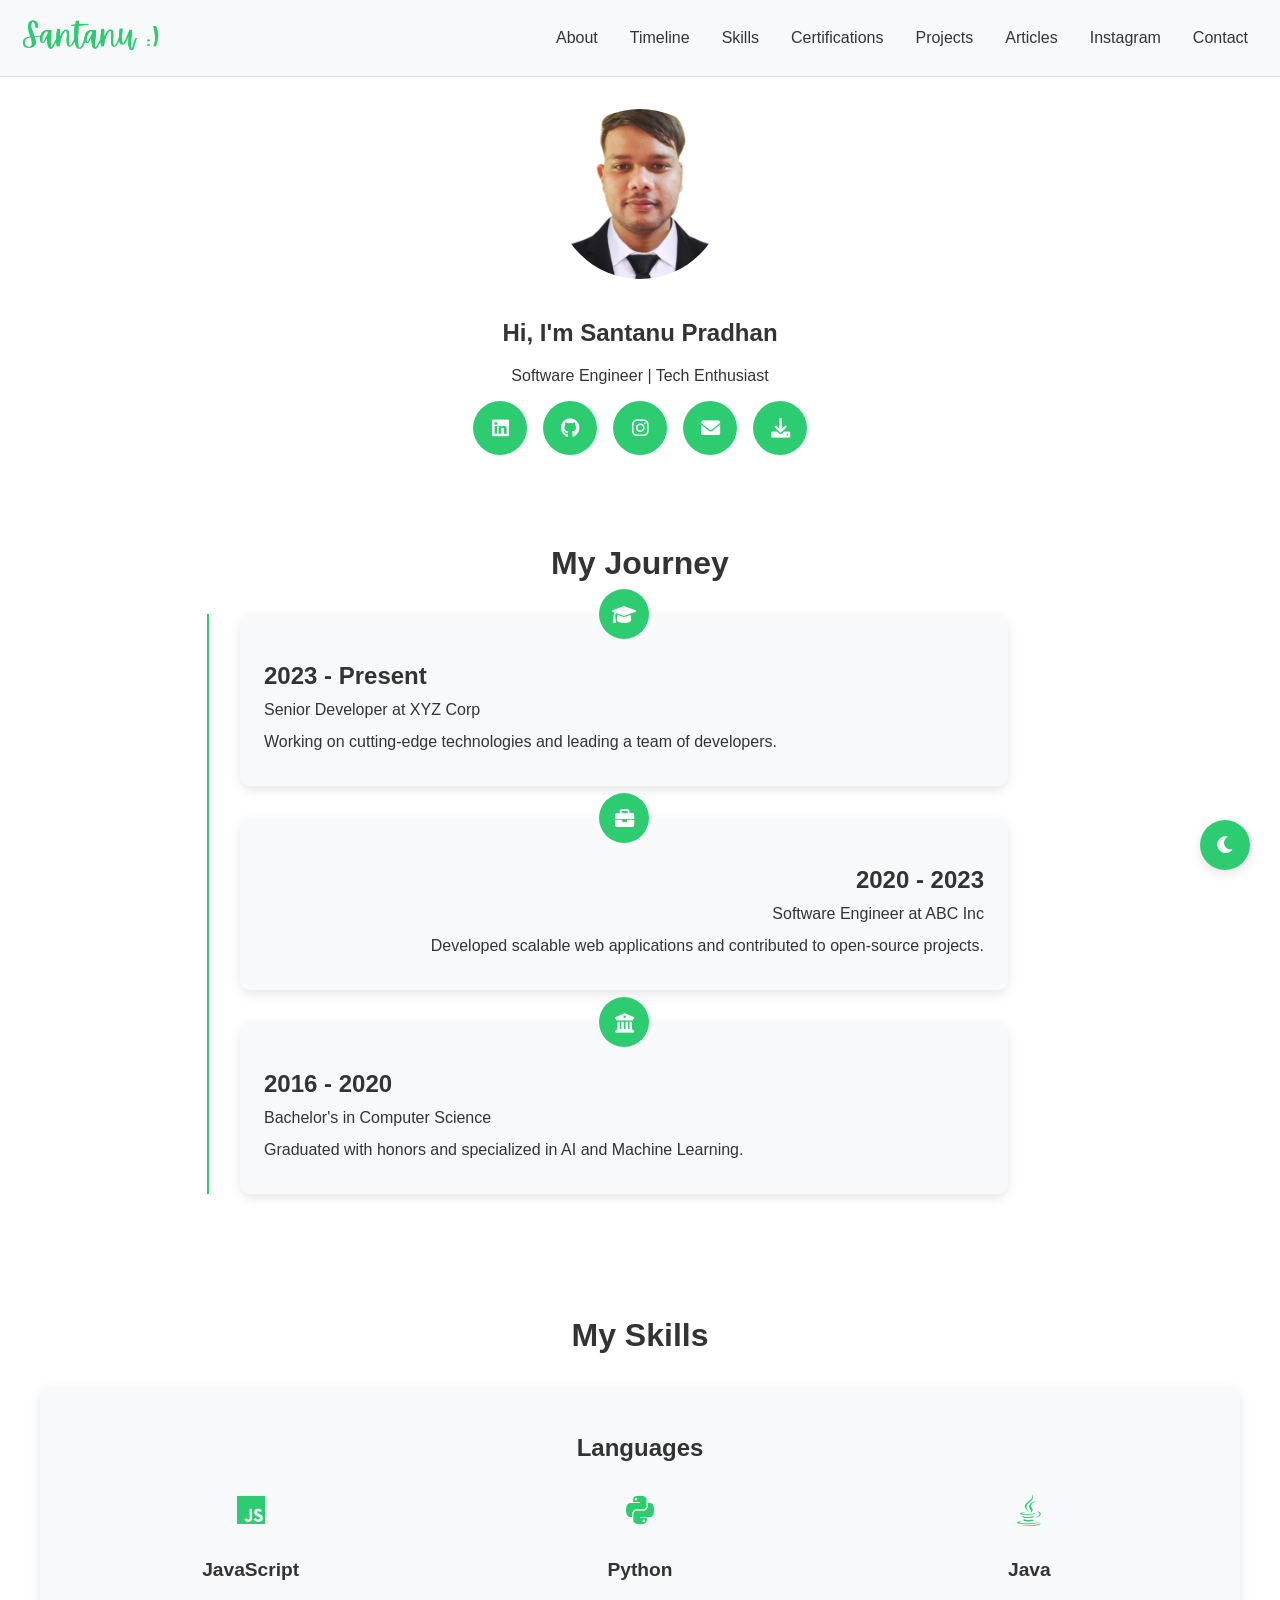
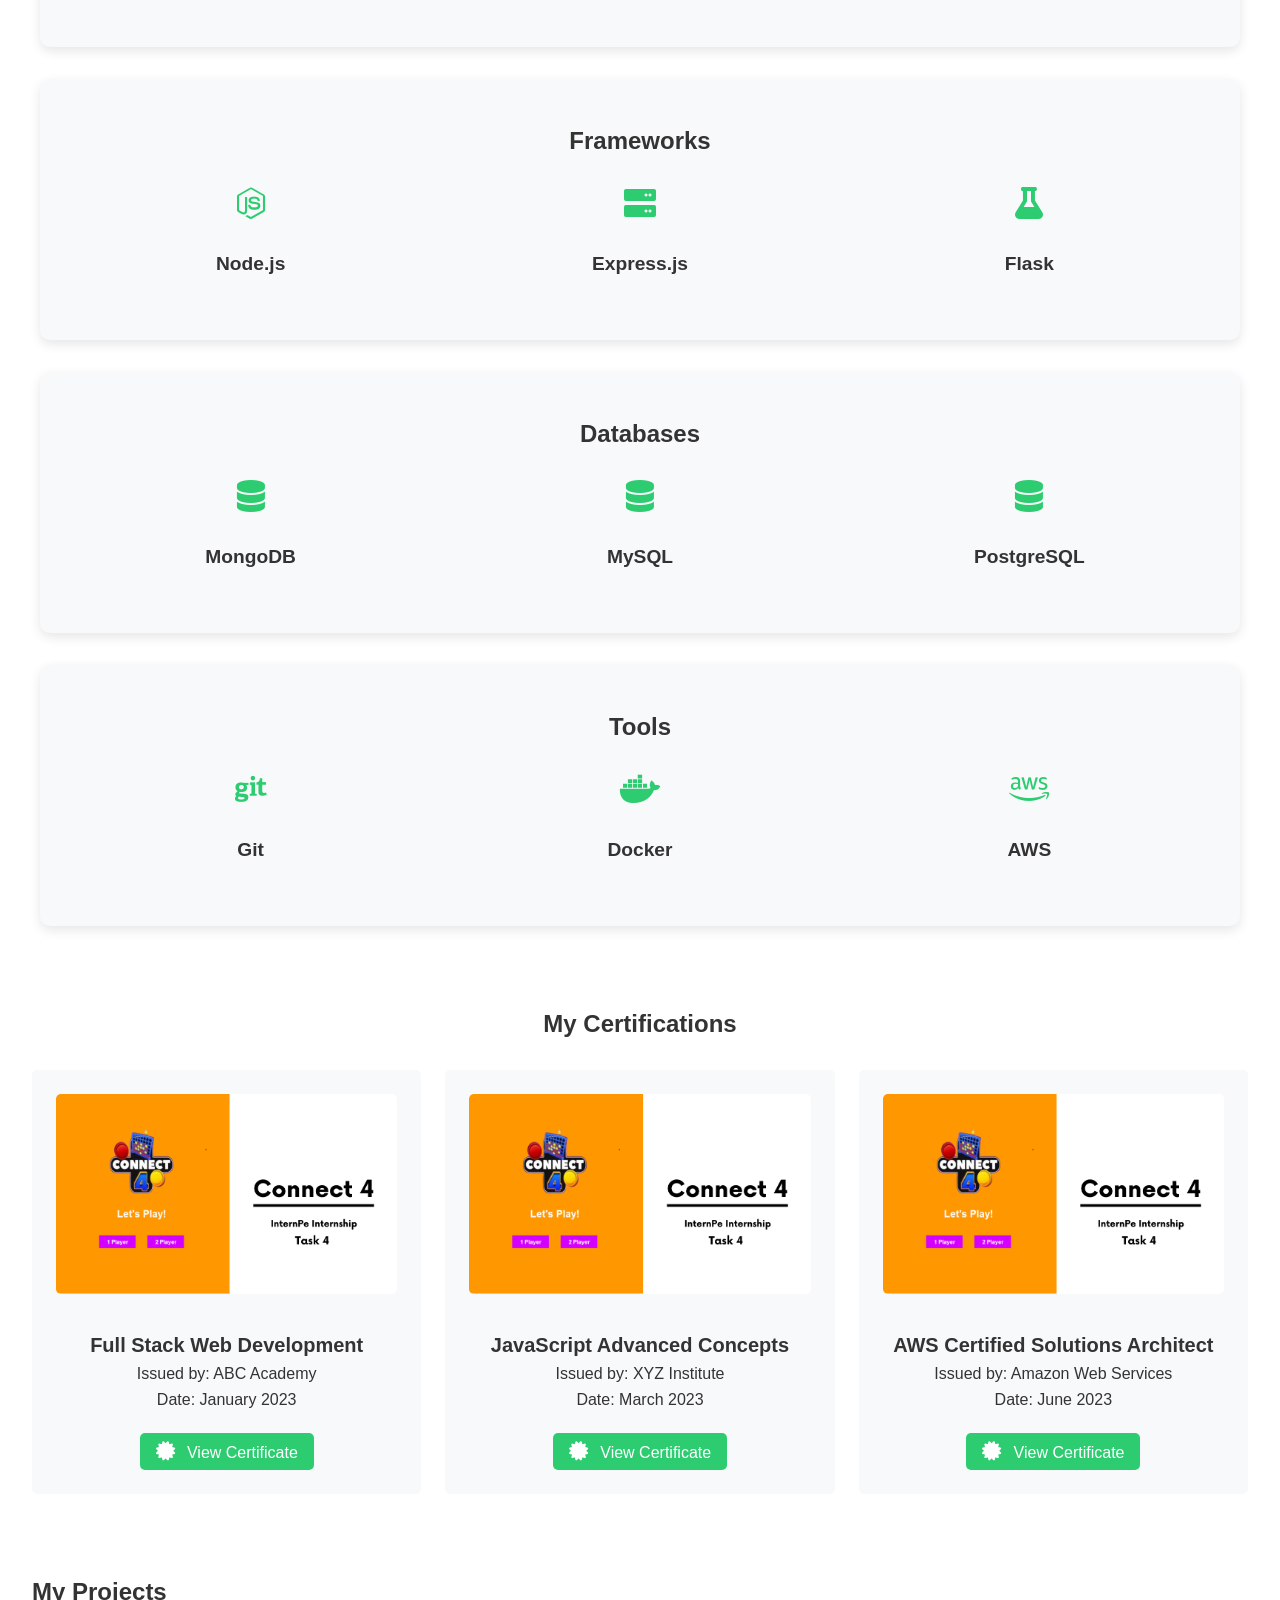
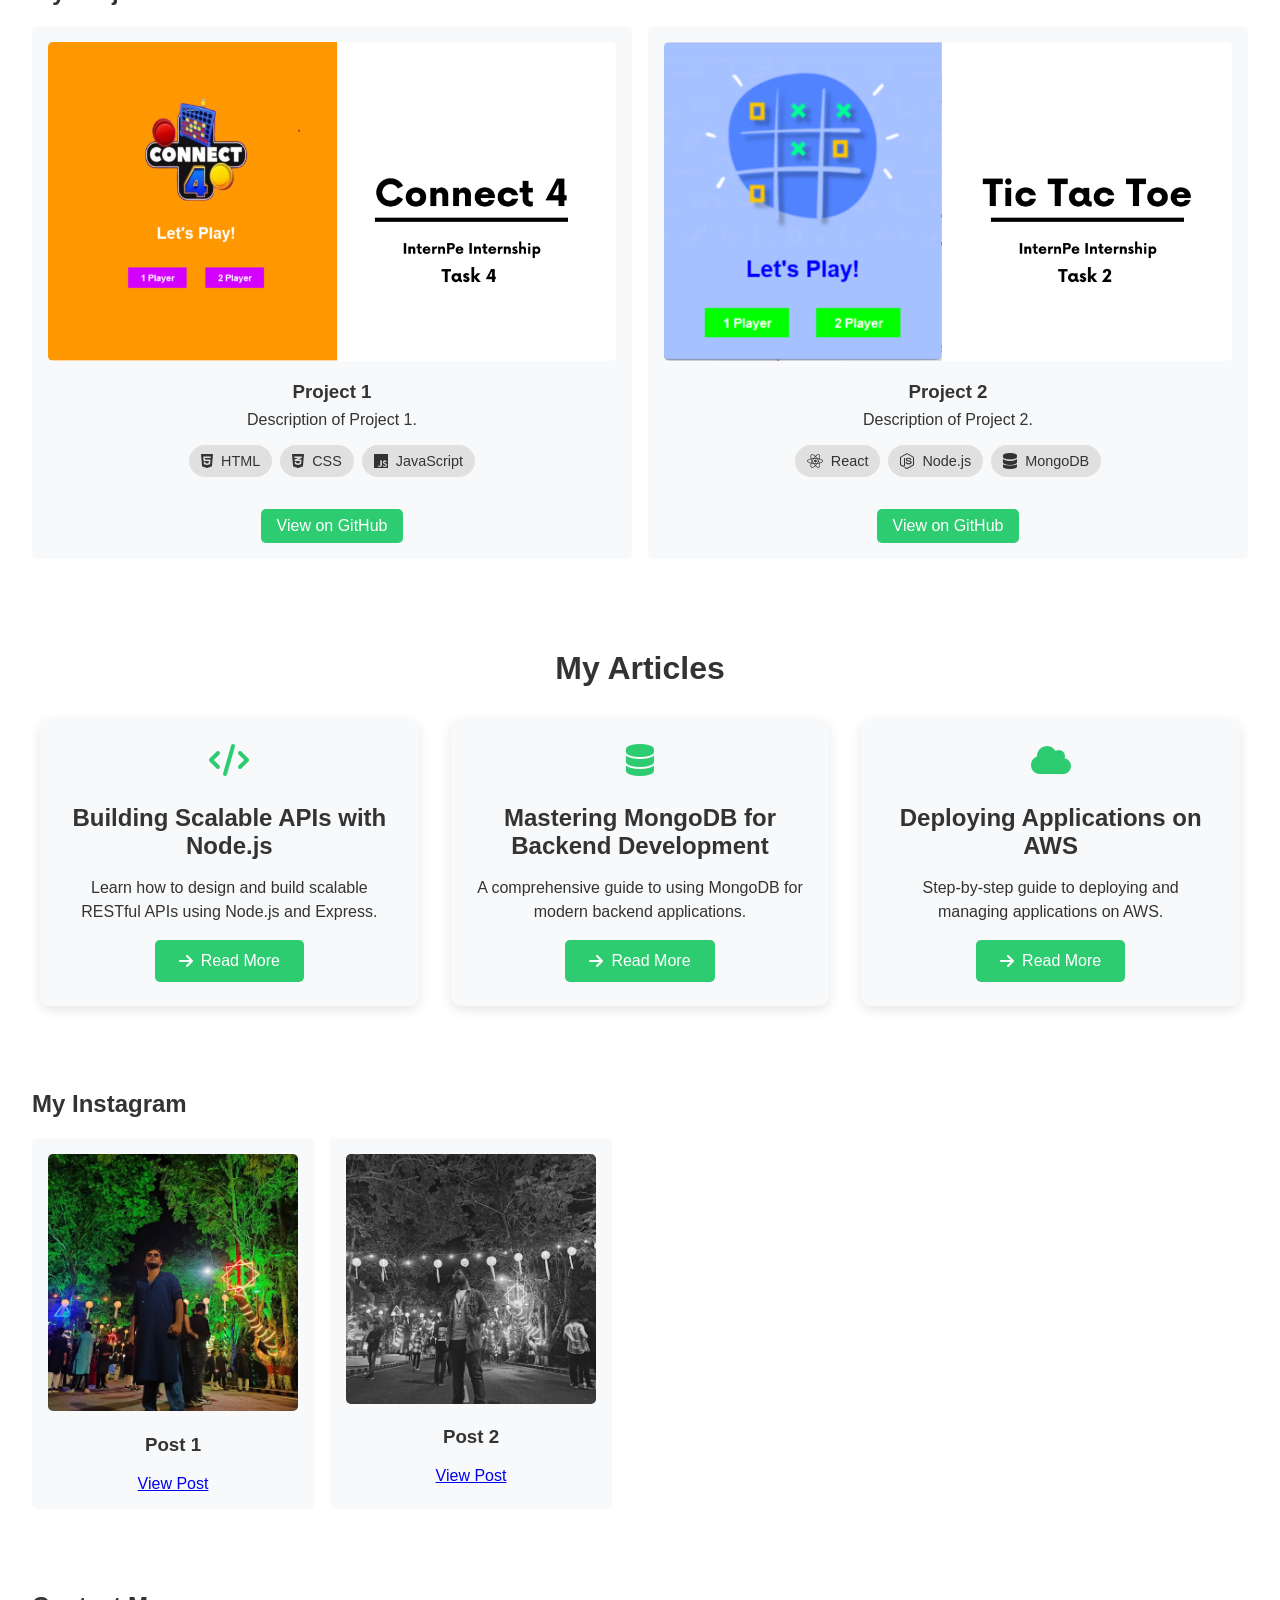
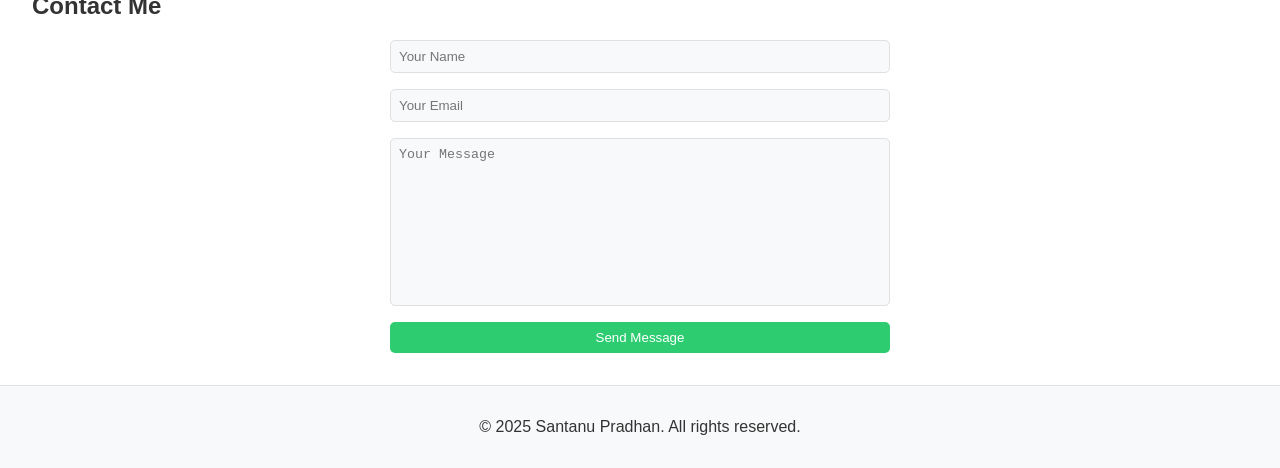
<file: index.html>
<!DOCTYPE html>
<html lang="en">
<head>
    <meta charset="UTF-8">
    <meta name="viewport" content="width=device-width, initial-scale=1.0">
    <title>Santanu</title>

    <!-- Standard favicon -->
    <link rel="icon" href="tab_logo.png" type="image/x-icon">
    <link rel="shortcut icon" href="tab_logo.png" type="image/x-icon">

    <!-- Apple Touch Icon -->
    <link rel="apple-touch-icon" sizes="180x180" href="media/tab_logo.png">

    <!-- Android Icons -->
    <link rel="icon" type="image/png" sizes="192x192" href="media/tab_logo.png">

    <!-- Microsoft Tiles -->
    <meta name="msapplication-TileColor" content="#ffffff">
    <meta name="msapplication-TileImage" content="tab_logo.png">
    <meta name="theme-color" content="#ffffff">

    <link rel="stylesheet" href="https://cdnjs.cloudflare.com/ajax/libs/font-awesome/6.0.0/css/all.min.css">
    <link rel="stylesheet" href="css/styles.css">
</head>
<body>
  <!-- Dark Mode Toggle -->
  <button id="dark-mode-toggle" class="dark-mode-toggle">
    <i class="fas fa-moon"></i>
  </button>

  <!-- Header with Top-Down Sidenav -->
  <header>
    <nav>
      <div class="logo">
        <img src="media/logo2.png" alt="Dev Logo" class="logo-img" onclick="location.reload()">
      </div>
      <div class="hamburger" id="hamburger">
        <div class="line"></div>
        <div class="line"></div>
        <div class="line"></div>
      </div>
      <ul class="nav-links" id="nav-links">
        <li><a href="#about">About</a></li>
        <li><a href="#timeline">Timeline</a></li>
        <li><a href="#skills">Skills</a></li>
        <li><a href="#certifications">Certifications</a></li>
        <li><a href="#projects">Projects</a></li>
        <li><a href="#articles">Articles</a></li>
        <li><a href="#instagram">Instagram</a></li>
        <li><a href="#contact">Contact</a></li>
      </ul>
    </nav>
  </header>

  <!-- About Section -->
  <section id="about" class="about animate__fadeInLeft">
    <div class="profile">
      <img src="media/profile.jpeg" alt="Profile Photo" class="profile-photo">
      <h1>Hi, I'm Santanu Pradhan</h1>
      <p>Software Engineer | Tech Enthusiast</p>
      <div class="social-links">
        <a href="https://linkedin.com" target="_blank">
          <i class="fab fa-linkedin fa-shake"></i>
        </a>
        <a href="https://github.com" target="_blank">
          <i class="fab fa-github fa-shake"></i> 
        </a>
        <a href="https://github.com" target="_blank">
          <i class="fab fa-instagram fa-shake"></i> 
        </a>
        <a href="mailto:john.doe@example.com">
          <i class="fas fa-envelope fa-shake"></i>
        </a>
        <a href="resume.pdf" title="Resume" download>
          <i class="fas fa-download fa-shake"></i>
        </a>
      </div>
    </div>
  </section>

  <!-- Timeline Section -->
  <!-- <section id="timeline" class="timeline animate__fadeInRight">
    <h2>My Journey</h2>
    <div class="timeline-container">
      <div class="timeline-line"></div>
      <div class="timeline-item">
        <h3>2023 - Present</h3>
        <p>Senior Developer at XYZ Corp</p>
      </div>
      <div class="timeline-item">
        <h3>2020 - 2023</h3>
        <p>Software Engineer at ABC Inc</p>
      </div>
      <div class="timeline-item">
        <h3>2016 - 2020</h3>
        <p>Bachelor's in Computer Science</p>
      </div>
    </div>
  </section> -->



  <!-- Timeline Section -->
<section id="timeline" class="timeline animate__fadeInUp">
  <h2>My Journey</h2>
  <div class="timeline-container">
    <div class="timeline-line"></div>
    <div class="timeline-item">
      <div class="timeline-content">
        <div class="timeline-icon">
          <i class="fas fa-graduation-cap"></i>
        </div>
        <h3>2023 - Present</h3>
        <p>Senior Developer at XYZ Corp</p>
        <p>Working on cutting-edge technologies and leading a team of developers.</p>
      </div>
    </div>
    <div class="timeline-item">
      <div class="timeline-content">
        <div class="timeline-icon">
          <i class="fas fa-briefcase"></i>
        </div>
        <h3>2020 - 2023</h3>
        <p>Software Engineer at ABC Inc</p>
        <p>Developed scalable web applications and contributed to open-source projects.</p>
      </div>
    </div>
    <div class="timeline-item">
      <div class="timeline-content">
        <div class="timeline-icon">
          <i class="fas fa-university"></i>
        </div>
        <h3>2016 - 2020</h3>
        <p>Bachelor's in Computer Science</p>
        <p>Graduated with honors and specialized in AI and Machine Learning.</p>
      </div>
    </div>
    <!-- Add more timeline items -->
  </div>
</section>


  <!-- Skills Section -->
  <!-- <section id="skills" class="skills animate__fadeInUp">
    <h2>My Skills</h2>
    <div class="skills-grid">
      <div class="skill-card">
        <i class="fab fa-node-js"></i>
        <h3>Node.js</h3>
      </div>
      <div class="skill-card">
        <i class="fas fa-database"></i>
        <h3>MongoDB</h3>
      </div>
      <div class="skill-card">
        <i class="fas fa-server"></i>
        <h3>REST APIs</h3>
      </div>
      <div class="skill-card">
        <i class="fab fa-python"></i>
        <h3>Python</h3>
      </div>
      <div class="skill-card">
        <i class="fab fa-aws"></i>
        <h3>AWS</h3>
      </div>
      <div class="skill-card">
        <i class="fas fa-code-branch"></i>
        <h3>Git</h3>
      </div>
    </div>
  </section> -->
  


  <!-- Skills Section -->
<section id="skills" class="skills animate__fadeInUp">
  <h2>My Skills</h2>
  <div class="skills-categories">
    <!-- Languages -->
    <div class="skills-category">
      <h3>Languages</h3>
      <div class="skills-grid">
        <div class="skill-card">
          <i class="fab fa-js"></i>
          <h4>JavaScript</h4>
        </div>
        <div class="skill-card">
          <i class="fab fa-python"></i>
          <h4>Python</h4>
        </div>
        <div class="skill-card">
          <i class="fab fa-java"></i>
          <h4>Java</h4>
        </div>
      </div>
    </div>

    <!-- Frameworks -->
    <div class="skills-category">
      <h3>Frameworks</h3>
      <div class="skills-grid">
        <div class="skill-card">
          <i class="fab fa-node-js"></i>
          <h4>Node.js</h4>
        </div>
        <div class="skill-card">
          <i class="fas fa-server"></i>
          <h4>Express.js</h4>
        </div>
        <div class="skill-card">
          <i class="fas fa-flask"></i>
          <h4>Flask</h4>
        </div>
      </div>
    </div>

    <!-- Databases -->
    <div class="skills-category">
      <h3>Databases</h3>
      <div class="skills-grid">
        <div class="skill-card">
          <i class="fas fa-database"></i>
          <h4>MongoDB</h4>
        </div>
        <div class="skill-card">
          <i class="fas fa-database"></i>
          <h4>MySQL</h4>
        </div>
        <div class="skill-card">
          <i class="fas fa-database"></i>
          <h4>PostgreSQL</h4>
        </div>
      </div>
    </div>

    <!-- Tools -->
    <div class="skills-category">
      <h3>Tools</h3>
      <div class="skills-grid">
        <div class="skill-card">
          <i class="fab fa-git"></i>
          <h4>Git</h4>
        </div>
        <div class="skill-card">
          <i class="fab fa-docker"></i>
          <h4>Docker</h4>
        </div>
        <div class="skill-card">
          <i class="fab fa-aws"></i>
          <h4>AWS</h4>
        </div>
      </div>
    </div>
  </div>
</section>




<!-- Certifications Section -->
<section id="certifications" class="certifications animate__fadeInUp">
    <h2>My Certifications</h2>
    <div class="certifications-grid">
      <div class="certification-card">
        <img src="media/Project_Post_1.png" alt="JavaScript Advanced Concepts Certificate" class="certificate-image">
        <h3>Full Stack Web Development</h3>
        <p>Issued by: ABC Academy</p>
        <p>Date: January 2023</p>
        <a href="certificate1.pdf" target="_blank" class="certification-link">
          <i class="fas fa-certificate"></i> View Certificate
        </a>
      </div>
      <div class="certification-card">
        <img src="media/Project_Post_1.png" alt="JavaScript Advanced Concepts Certificate" class="certificate-image">
        <h3>JavaScript Advanced Concepts</h3>
        <p>Issued by: XYZ Institute</p>
        <p>Date: March 2023</p>
        <a href="certificate2.pdf" target="_blank" class="certification-link">
          <i class="fas fa-certificate"></i> View Certificate
        </a>
      </div>
      <div class="certification-card">
        <img src="media/Project_Post_1.png" alt="JavaScript Advanced Concepts Certificate" class="certificate-image">
        <h3>AWS Certified Solutions Architect</h3>
        <p>Issued by: Amazon Web Services</p>
        <p>Date: June 2023</p>
        <a href="certificate3.pdf" target="_blank" class="certification-link">
          <i class="fas fa-certificate"></i> View Certificate
        </a>
      </div>
      <!-- Add more certification cards -->
    </div>
  </section>


<!-- Projects Section -->
<section id="projects" class="projects animate__fadeInLeft">
    <h2>My Projects</h2>
    <div class="project-grid">
      <div class="project-card">
        <img src="media/Project_Post_1.png" alt="Project 1">
        <h3>Project 1</h3>
        <p>Description of Project 1.</p>
        <div class="skill-tags">
          <div class="skill-tag">
            <i class="fab fa-html5"></i> HTML
          </div>
          <div class="skill-tag">
            <i class="fab fa-css3-alt"></i> CSS
          </div>
          <div class="skill-tag">
            <i class="fab fa-js"></i> JavaScript
          </div>
        </div>
        <a href="https://github.com/project1" target="_blank">View on GitHub</a>
      </div>
      <div class="project-card">
        <img src="media/Project_Post_2.png" alt="Project 2">
        <h3>Project 2</h3>
        <p>Description of Project 2.</p>
        <div class="skill-tags">
          <div class="skill-tag">
            <i class="fab fa-react"></i> React
          </div>
          <div class="skill-tag">
            <i class="fab fa-node-js"></i> Node.js
          </div>
          <div class="skill-tag">
            <i class="fas fa-database"></i> MongoDB
          </div>
        </div>
        <a href="https://github.com/project2" target="_blank">View on GitHub</a>
      </div>
      <!-- Add more project cards -->
    </div>
  </section>

  <!-- Articles Section -->
  <!-- <section id="articles" class="articles animate__fadeInRight">
      <h2>My Articles</h2>
      <div class="article-grid ">
          <div class="article-card">
              <h3>Article 1</h3>
              <p>Description of Article 1.</p>
              <a href="#" target="_blank">Read More</a>
          </div>
          <div class="article-card">
              <h3>Article 2</h3>
              <p>Description of Article 2.</p>
              <a href="#" target="_blank">Read More</a>
          </div>
          <div class="article-card">
              <h3>Article 3</h3>
              <p>Description of Article 3.</p>
              <a href="#" target="_blank">Read More</a>
          </div>
          <div class="article-card">
              <h3>Article 4</h3>
              <p>Description of Article 4.</p>
              <a href="#" target="_blank">Read More</a>
          </div>
      </div>
      <button id="load-more-articles" class="load-more-button">Load More</button>
  </section> -->




  <!-- Articles Section -->
<section id="articles" class="articles animate__fadeInUp">
  <h2>My Articles</h2>
  <div class="articles-grid">
    <div class="article-card">
      <div class="article-icon">
        <i class="fas fa-code"></i>
      </div>
      <h3>Building Scalable APIs with Node.js</h3>
      <p>Learn how to design and build scalable RESTful APIs using Node.js and Express.</p>
      <a href="#" target="_blank" class="article-link">
        <i class="fas fa-arrow-right"></i> Read More
      </a>
    </div>
    <div class="article-card">
      <div class="article-icon">
        <i class="fas fa-database"></i>
      </div>
      <h3>Mastering MongoDB for Backend Development</h3>
      <p>A comprehensive guide to using MongoDB for modern backend applications.</p>
      <a href="#" target="_blank" class="article-link">
        <i class="fas fa-arrow-right"></i> Read More
      </a>
    </div>
    <div class="article-card">
      <div class="article-icon">
        <i class="fas fa-cloud"></i>
      </div>
      <h3>Deploying Applications on AWS</h3>
      <p>Step-by-step guide to deploying and managing applications on AWS.</p>
      <a href="#" target="_blank" class="article-link">
        <i class="fas fa-arrow-right"></i> Read More
      </a>
    </div>
    <!-- Add more article cards -->
  </div>
</section>



  <!-- Instagram Section -->
  <section id="instagram" class="instagram animate__fadeInUp">
    <h2>My Instagram</h2>
    <div class="instagram-slider">
      <div class="slider-item">
        <img src="media/1.webp" alt="Instagram Post 1">
        <h3>Post 1</h3>
        <a href="https://instagram.com/post1" target="_blank">View Post</a>
      </div>
      <div class="slider-item">
        <img src="media/2.webp" alt="Instagram Post 2">
        <h3>Post 2</h3>
        <a href="https://instagram.com/post2" target="_blank">View Post</a>
      </div>
      <!-- Add more slider items -->
    </div>
  </section>

  <!-- Contact Section -->
  <section id="contact" class="contact animate__fadeInLeft">
    <h2>Contact Me</h2>
    <form>
      <input type="text" placeholder="Your Name" required>
      <input type="email" placeholder="Your Email" required>
      <textarea placeholder="Your Message" required></textarea>
      <button type="submit">Send Message</button>
    </form>
  </section>

  <!-- Footer -->
  <footer>
    <p>&copy; 2025 Santanu Pradhan. All rights reserved.</p>
  </footer>

  <script src="js/script.js"></script>
</body>
</html>
</file>
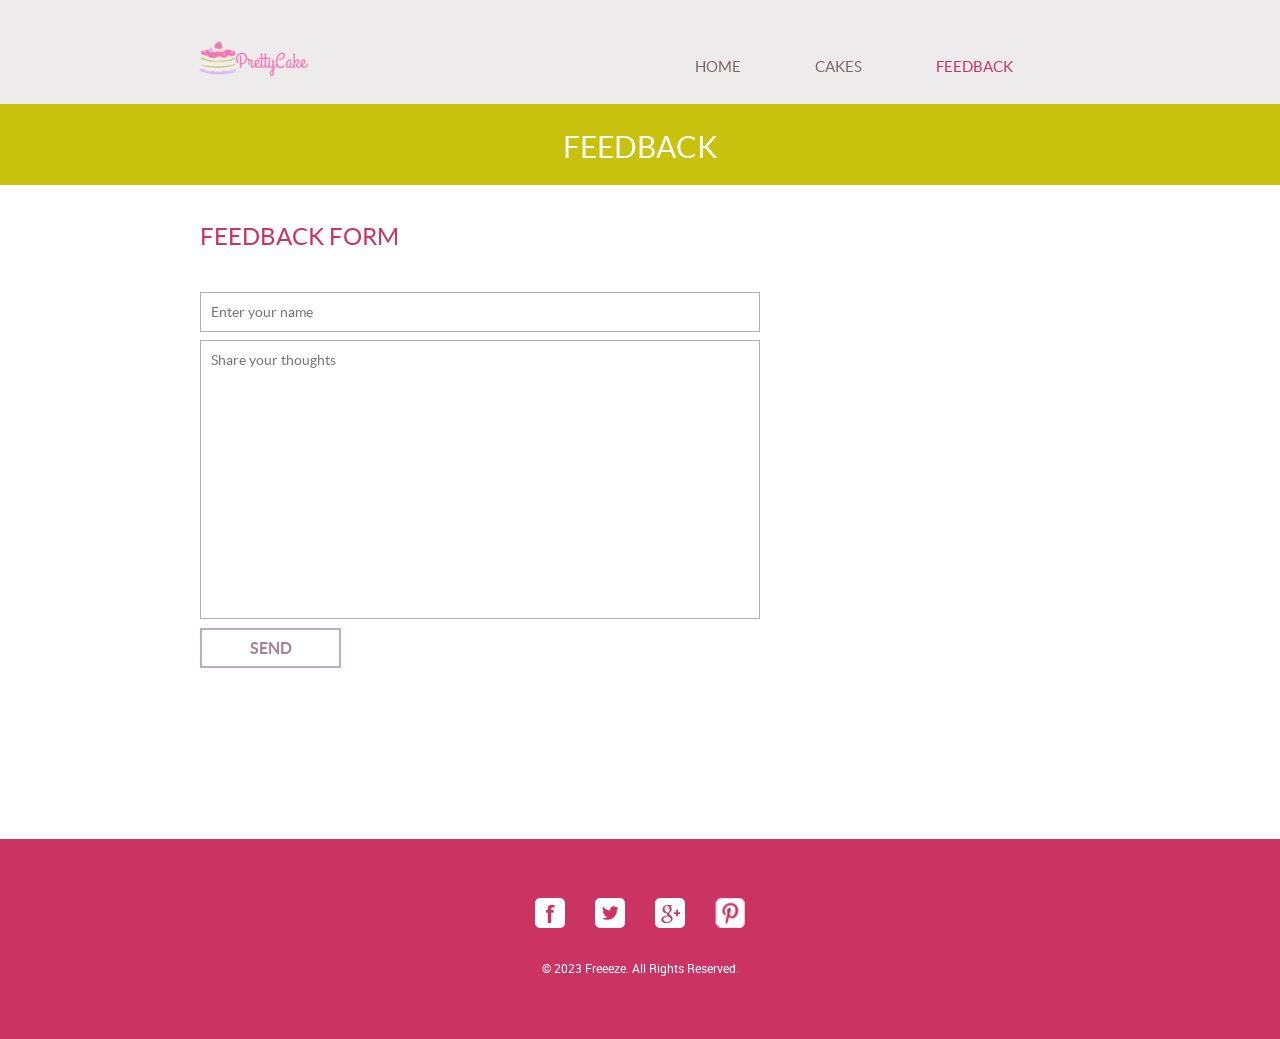
<file: contact.html>
<!doctype html>
<!-- Website template by freewebsitetemplates.com -->
<html>
<head>
	<meta charset="UTF-8">
	<meta name="viewport" content="width=device-width, initial-scale=1.0">
	<title>Contact | PrettyCake</title>
	<link rel="stylesheet" href="css/style.css" type="text/css">
	<link rel="stylesheet" type="text/css" href="css/mobile.css">
	<script src="js/mobile.js" type="text/javascript"></script>
</head>
<body>
	<div id="page">
		<div id="header">
			<div>
				<a href="index.html" class="logo"><img src="images/logo.png" alt=""></a>
				<ul id="navigation">
					<li>
						<a href="index.html">Home</a>
					</li>
					<li>
						<a href="product.html">Cakes</a>
					</li>
					<li class="selected">
						<a href="contact.html">Feedback</a>
					</li>
				</ul>
			</div>
		</div>
		<div id="body" class="contact">
			<div class="header">
				<div>
					<h1>Feedback</h1>
				</div>
			</div>
			<div class="footer">
				<div class="contact">
					<h1>Feedback Form</h1>
					<form action="index.html">
						<input type="text" name="Name" placeholder="Enter your name">
						<textarea name="meassage" cols="50" rows="7" placeholder="Share your thoughts" ></textarea>
						<input type="submit" value="Send" id="submit">
					</form>
				</div>
			</div>
		</div>
		<div id="footer">
			<div>
				<div class="connect">
					<a href="http://freewebsitetemplates.com/go/facebook/" class="facebook">facebook</a>
					<a href="http://freewebsitetemplates.com/go/twitter/" class="twitter">twitter</a>
					<a href="http://freewebsitetemplates.com/go/googleplus/" class="googleplus">googleplus</a>
					<a href="http://pinterest.com/fwtemplates/" class="pinterest">pinterest</a>
				</div>
				<p>&copy; 2023 Freeeze. All Rights Reserved.</p>
			</div>
		</div>
	</div>
</body>
</html>
</file>
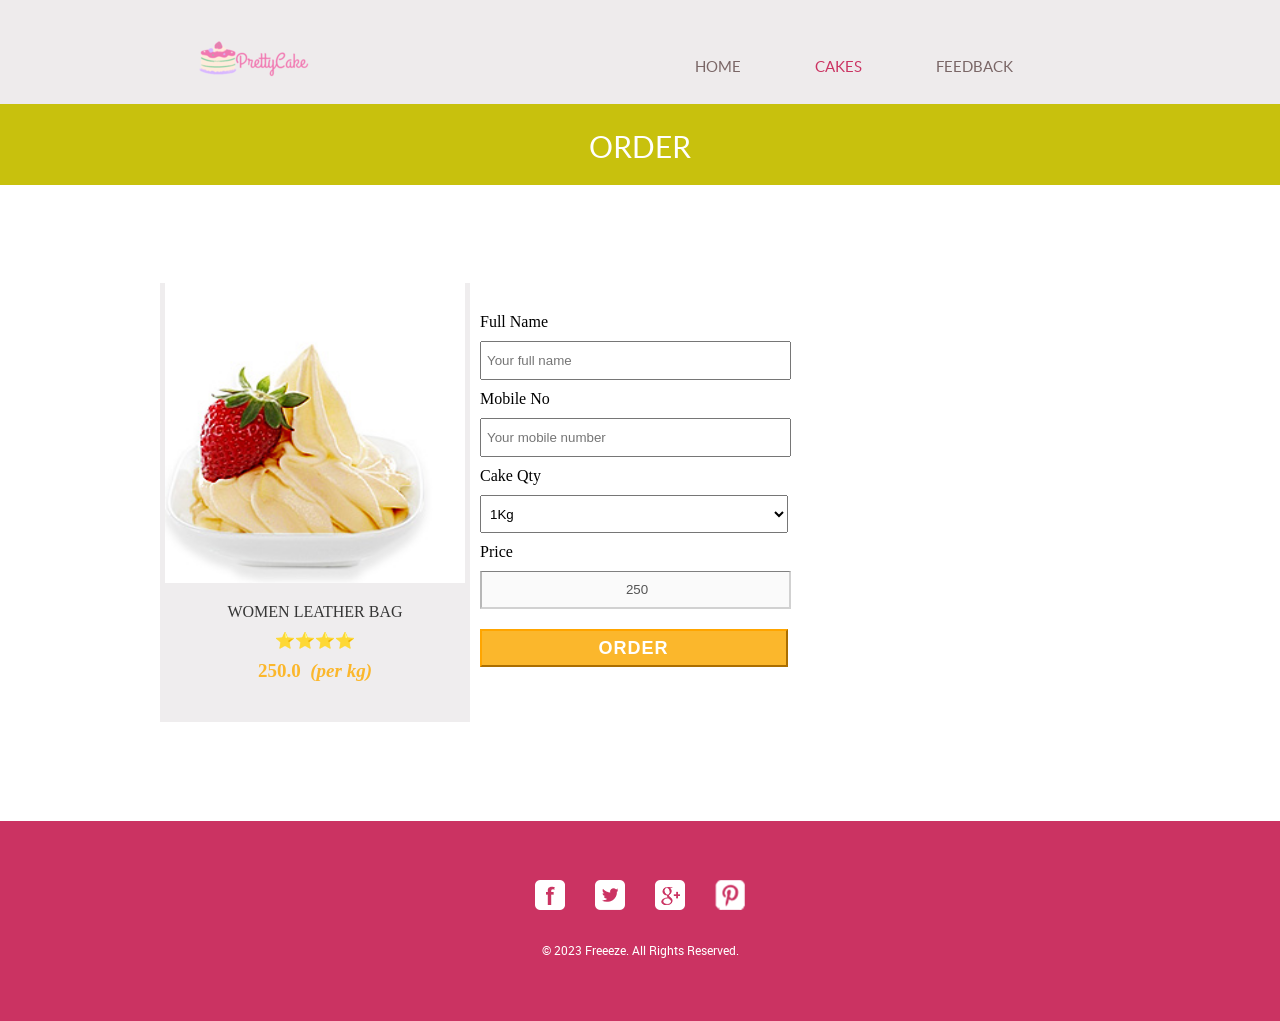
<file: order.html>
<!doctype html>
<!-- Website template by freewebsitetemplates.com -->
<html>
<head>
	<meta charset="UTF-8">
	<meta name="viewport" content="width=device-width, initial-scale=1.0">
	<title>Order | PrettyCake</title>
	<link rel="stylesheet" href="css/style.css" type="text/css">
	<link rel="stylesheet" type="text/css" href="css/mobile.css">
	<script src="js/mobile.js" type="text/javascript"></script>
</head>
<body>
	<div id="page">
		<div id="header">
			<div>
				<a href="index.html" class="logo"><img src="images/logo.png" alt=""></a>
				<ul id="navigation">
					<li>
						<a href="index.html">Home</a>
					</li>
					<li class="selected">
						<a href="product.html">Cakes</a>
					</li>
					<li >
						<a href="contact.html">Feedback</a>
					</li>
				</ul>
			</div>
		</div>
		<div id="body">
			<div class="header">
				<div>
					<h1>Order</h1>
				</div>
			</div>
			<div class="singlepost">
				<div class="sidebar">
					<div class="product-tumb">
						<img style="width: 320px;" src="images/cantaloupe.jpg" alt="">
					</div>
					<div class="product-details">
						<h4 id="name-head" style="text-align: center; margin-top: 20px;">Women leather bag</h4>
						<h4 style="text-align: center;" >⭐⭐⭐⭐</h4>
						<div class="product-bottom-details" style="padding: 10px 15px; display: flex;align-items: center;justify-content: center;">
							<div class="product-price" >250.0 &nbsp<i> (per kg)</i></div>
						</div>
					</div>
				</div>
				<div class="featured">
					<form class="order-form" action="" method="post">
						<label>Full Name</label><br>
						<input class="form-input" type="text" placeholder="Your full name" name="name" required><br>
						<label>Mobile No</label><br>
						<input class="form-input" type="number" placeholder="Your mobile number" name="contact" required><br>
						<label>Cake Qty</label><br>
						<select class="form-input"  id="form-input-qty" name="qty" onchange="Calculate()" >
							<option value="0.5" >500g</option>
							<option value="1" selected>1Kg</option>
							<option value="2" >2Kg</option>
						</select><br>
						<label>Price</label><br>
						<input class="form-input" id="form-input-price" type="text" name="price" value="250" disabled><br>
						<input class="form-input" value="Order" id="form-input-btn" type="submit" name="submit">
					</form>
				</div>
			</div>
		</div>
		<div id="footer">
			<div>
				<div class="connect">
					<a href="http://freewebsitetemplates.com/go/facebook/" class="facebook">facebook</a>
					<a href="http://freewebsitetemplates.com/go/twitter/" class="twitter">twitter</a>
					<a href="http://freewebsitetemplates.com/go/googleplus/" class="googleplus">googleplus</a>
					<a href="http://pinterest.com/fwtemplates/" class="pinterest">pinterest</a>
				</div>
				<p>&copy; 2023 Freeeze. All Rights Reserved.</p>
			</div>
		</div>
	</div>

	<script type="text/javascript">
		function Calculate(argument) {
			let qty = document.getElementById('form-input-qty').value ;
			document.getElementById('form-input-price').value = qty * 250 ;
		}
	</script>
</body>
</html>
</file>
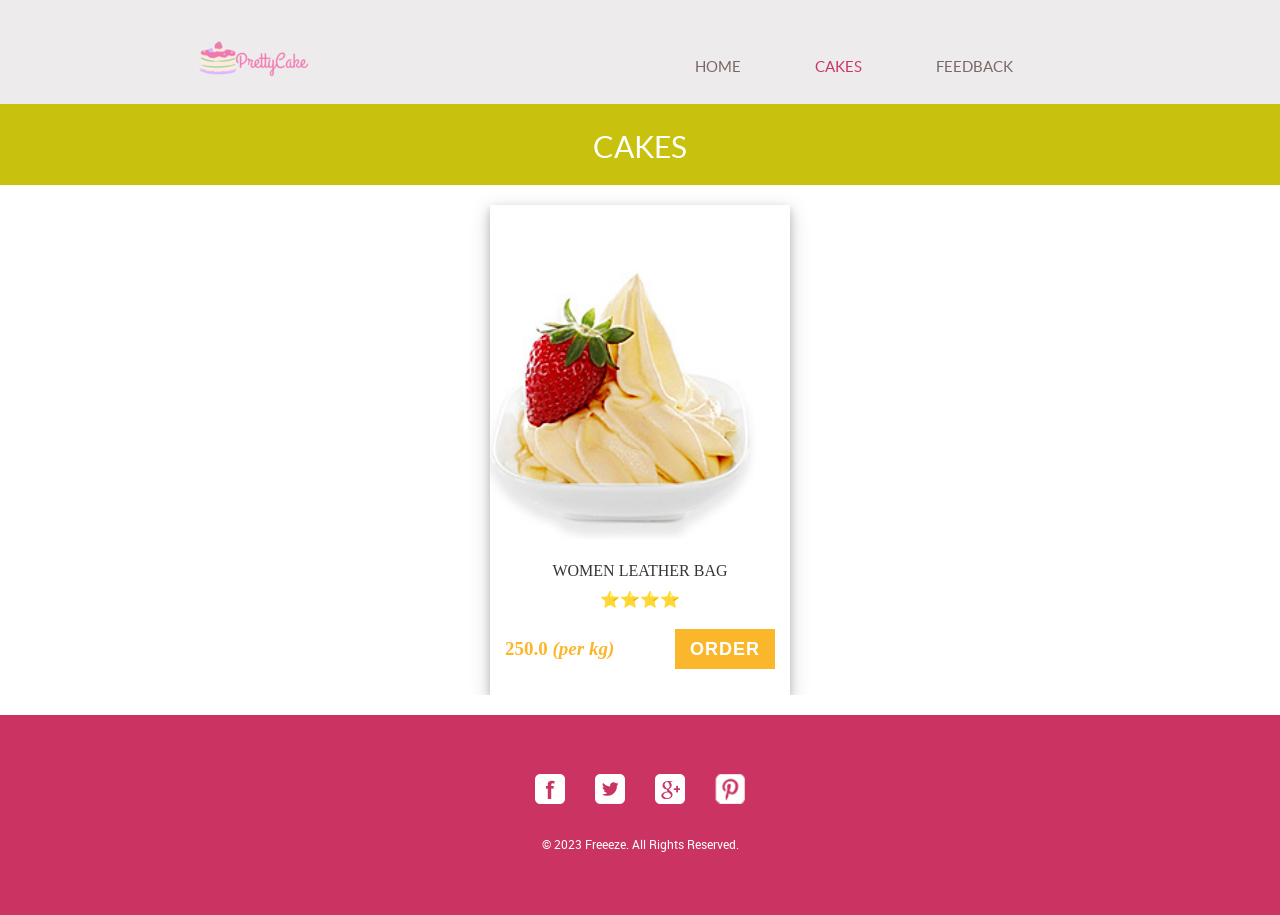
<file: product.html>
<!doctype html>
<!-- Website template by freewebsitetemplates.com -->
<html>
<head>
	<meta charset="UTF-8">
	<meta name="viewport" content="width=device-width, initial-scale=1.0">
	<title>Delicious Cakes | PrettyCake</title>
	<link rel="stylesheet" href="css/style.css" type="text/css">
	<link rel="stylesheet" type="text/css" href="css/mobile.css">
	<script src="js/mobile.js" type="text/javascript"></script>
</head>
<body>
	<div id="page">
		<div id="header">
			<div>
				<a href="index.html" class="logo"><img src="images/logo.png" alt=""></a>
				<ul id="navigation">
					<li>
						<a href="index.html">Home</a>
					</li>
					<li class="selected">
						<a href="product.html">Cakes</a>
					</li>
					<li>
						<a href="contact.html">Feedback</a>
					</li>
				</ul>
			</div>
		</div>
		<div id="body">
			<div class="header">
				<div>
					<h1>Cakes</h1>
				</div>
			</div>
			<div class="cakes" style="margin-top: 20px;" >
				<div class="cake">
					<div class="product-tumb" style="padding-top: 17px">
						<img src="images/cantaloupe.jpg" alt="">
					</div>
					<div class="product-details">
						<h4 id="name-head" style="text-align: center;margin-top: 40px;" >Women leather bag</h4>
						<h4 style="text-align: center;" >⭐⭐⭐⭐</h4>
						<div class="product-bottom-details" style="padding: 10px 15px; margin-top: 10px;">
							<div class="product-price" ><span>250.0<i> (per kg)</i></span><button id="order" onclick="location.href='test.php'" >Order</button></div>
						</div>
					</div>
				</div>
			</div>
		</div>
		<div style="margin-top: 20px;" id="footer">
			<div>
				<div class="connect">
					<a href="http://freewebsitetemplates.com/go/facebook/" class="facebook">facebook</a>
					<a href="http://freewebsitetemplates.com/go/twitter/" class="twitter">twitter</a>
					<a href="http://freewebsitetemplates.com/go/googleplus/" class="googleplus">googleplus</a>
					<a href="http://pinterest.com/fwtemplates/" class="pinterest">pinterest</a>
				</div>
				<p>&copy; 2023 Freeeze. All Rights Reserved.</p>
			</div>
		</div>
	</div>
</body>
</html>
</file>
<file: css/styles.css>
/* Enable Smooth Scrolling */
html {
    scroll-behavior: smooth;
  }

/* Light Mode Variables */
:root {
    --primary-color: #2ecc71; /* Green accent color */
    --bg-color: #ffffff; /* Light background */
    --text-color: #333333; /* Dark text */
    --card-bg: #f8f9fa; /* Light card background */
    --border-color: #e0e0e0; /* Light border */
    --button-bg: #2ecc71; /* Button background */
    --button-text: #ffffff; /* Button text */
    --transition: all 0.3s ease; /* Smooth transitions */
  }
  
  /* Dark Mode Variables */
  .dark-mode {
    --bg-color: #1a1a1a; /* Dark background */
    --text-color: #f8f9fa; /* Light text */
    --card-bg: #2d2d2d; /* Dark card background */
    --border-color: #444444; /* Dark border */
    --button-bg: #2ecc71; /* Button background (same for consistency) */
    --button-text: #ffffff; /* Button text (same for consistency) */
  }
  
  /* General Styles */
  body {
    font-family: Arial, sans-serif;
    margin: 0;
    padding: 0;
    box-sizing: border-box;
    background-color: var(--bg-color);
    color: var(--text-color);
    transition: var(--transition);
  }
  
  /* Header */
  header {
    background-color: var(--card-bg);
    border-bottom: 1px solid var(--border-color);
    padding: 1rem;
    text-align: center;
    position: sticky;
    top: 0;
    z-index: 1000;
  }
  
  nav {
    display: flex;
    justify-content: space-between;
    align-items: center;
    flex-wrap: wrap;
  }
  
  .logo-img {
    height: 40px;
    width: auto;
    cursor: pointer;
  }
  
  .hamburger {
    display: none;
    flex-direction: column;
    gap: 5px;
    cursor: pointer;
  }
  
  .hamburger .line {
    width: 25px;
    height: 3px;
    background: var(--text-color);
  }
  
  .nav-links {
    list-style: none;
    display: flex;
    /* gap: 1rem; */
    padding: 0;
    margin: 0;
  }
  
  .nav-links a {
    color: var(--text-color);
    text-decoration: none;
    font-weight: 500;
    padding: 0.5rem 1rem;
    border-radius: 5px;
    transition: all 0.3s ease;
    position: relative;
  }

  /* Hover Effect for Nav Links */
.nav-links a::after {
  content: '';
  position: absolute;
  bottom: -5px;
  left: 0;
  width: 100%;
  height: 2px;
  background: var(--primary-color);
  transform: scaleX(0);
  transform-origin: right;
  transition: transform 0.3s ease;
}

.nav-links a:hover::after {
  transform: scaleX(1);
  transform-origin: left;
}

.nav-links a:hover {
  color: var(--primary-color);
  background: rgba(46, 204, 113, 0.1); /* Light background on hover */
}

/* Active Link Style */
.nav-links a.active {
  color: var(--primary-color);
  font-weight: bold;
}
  
  /* Top-Down Sidenav Styles */
  @media (max-width: 768px) {
    .hamburger {
      display: flex;
    }
  
    .nav-links {
      position: fixed;
      top: -100%;
      left: 0;
      width: 100%;
      background: var(--card-bg);
      flex-direction: column;
      align-items: center;
      justify-content: center;
      transition: top 0.3s ease;
      padding: 1rem 0;
    }
  
    .nav-links.active {
      top: 60px; /* Adjust based on header height */
    }
  }


  /* About Section */
  .about {
    text-align: center;
    padding: 2rem;
    background: var(--bg-color);
  }

  .profile-photo {
    width: 170px;
    height: 170px;
    border-radius: 50%; /* Make the profile photo circular */
    margin-bottom: 1rem;
    object-fit: cover; /* Ensure the image fits within the circle */
  }

  .social-links {
    display: flex;
    justify-content: center;
    gap: 1rem; /* Space between icons */
    margin-top: 1rem;
    flex-wrap: nowrap; /* Ensure all icons stay in a single line */
  }

  .social-links a {
    text-decoration: none;
    color: var(--button-text);
    background: var(--button-bg);
    padding: 0.75rem;
    border-radius: 50%;
    width: 30px;
    height: 30px;
    display: flex;
    align-items: center;
    justify-content: center;
    transition: background 0.3s ease;
    font-size: 25px;
  }

  .social-links a:hover {
    background: var(--primary-color);
  }

  .social-links a i {
    font-size: 1.2rem;
  }
  
  
  /* Timeline Section */
  /* .timeline {
    padding: 2rem;
    background: var(--bg-color);
  }
  
  .timeline-container {
    position: relative;
    max-width: 800px;
    margin: 0 auto;
  }
  
  .timeline-line {
    position: absolute;
    left: 50%;
    width: 2px;
    height: 100%;
    background: var(--text-color);
  }
  
  .timeline-item {
    padding: 1rem;
    margin: 1rem 0;
    background: var(--card-bg);
    border-radius: 5px;
    position: relative;
    width: 45%;
  }
  
  .timeline-item:nth-child(odd) {
    margin-left: 55%;
  }
  
  .timeline-item:nth-child(even) {
    margin-left: 0;
  } */


  /* Timeline Section */
.timeline {
  padding: 2rem;
  background: var(--bg-color);
  position: relative;
}

.timeline h2 {
  text-align: center;
  margin-bottom: 2rem;
  font-size: 2rem;
  color: var(--text-color);
}

.timeline-container {
  position: relative;
  max-width: 800px;
  margin: 0 auto;
  padding: 0 2rem;
}

.timeline-line {
  position: absolute;
  left: 0%;
  top: 0;
  width: 2px;
  height: 100%;
  background: var(--primary-color);
  transform: translateX(-50%);
}

.timeline-item {
  display: flex;
  align-items: center;
  margin: 2rem 0;
  position: relative;
  width: 100%;
  transition: transform 0.3s ease, box-shadow 0.3s ease;
}

.timeline-item:nth-child(odd) {
  margin-left: 0;
  margin-right: auto;
  text-align: right;
}

.timeline-item:nth-child(even) {
  margin-left: auto;
  margin-right: 0;
  text-align: left;
}

.timeline-content {
  background: var(--card-bg);
  padding: 1.5rem;
  border-radius: 10px;
  box-shadow: 0 4px 12px rgba(0, 0, 0, 0.1);
  width: 90%;
  transition: transform 0.3s ease, box-shadow 0.3s ease;
  position: relative;
}

.timeline-icon {
  width: 50px;
  height: 50px;
  background: var(--primary-color);
  border-radius: 50%;
  display: flex;
  align-items: center;
  justify-content: center;
  color: var(--button-text);
  font-size: 1.2rem;
  position: absolute;
  top: -25px; /* Position the icon above the card */
  left: 50%;
  transform: translateX(-50%);
  z-index: 1;
  transition: transform 0.3s ease, background 0.3s ease;
}

.timeline-item:hover .timeline-icon {
  transform: translateX(-50%) scale(1.2);
  background: var(--button-bg);
}

.timeline-item:hover .timeline-content {
  transform: translateY(-5px);
  box-shadow: 0 8px 16px rgba(0, 0, 0, 0.2);
}

.timeline-content h3 {
  margin-bottom: 0.5rem;
  font-size: 1.5rem;
  color: var(--text-color);
}

.timeline-content p {
  margin: 0.5rem 0;
  color: var(--text-color);
  line-height: 1.5;
}

/* Responsive Timeline */
@media (max-width: 768px) {
  .timeline-line {
    left: 20px;
  }

  .timeline-item {
    width: 100%;
    margin-left: 10px !important;
    text-align: left !important;
    margin-top: 60px !important;
  }

  .timeline-item:nth-child(odd),
  .timeline-item:nth-child(even) {
    margin-left: 10px !important;
    text-align: left !important;
  }

  .timeline-icon {
    left: 40%;
    transform: translateX(0);
  }

  .timeline-item:hover .timeline-icon {
    transform: scale(1.2);
  }

  .timeline-content {
    width: 100%;
    margin-left: 0px;
  }
}

  
  /* Skills Section */
  /* .skills {
    padding: 2rem;
    background: var(--bg-color);
  }
  
  .skills-grid {
    display: grid;
    grid-template-columns: repeat(auto-fit, minmax(150px, 1fr));
    gap: 1rem;
    text-align: center;
  }
  
  .skill-card {
    background: var(--card-bg);
    padding: 1rem;
    border-radius: 5px;
  }
  
  .skill-card i {
    font-size: 2rem;
    margin-bottom: 0.5rem;
  } */




  /* Skills Section */
  .skills {
    padding: 2rem;
    background: var(--bg-color);
  }

  .skills h2 {
    text-align: center;
    margin-bottom: 2rem;
    font-size: 2rem;
    color: var(--text-color);
  }

  .skills-categories {
    display: flex;
    flex-direction: column;
    gap: 2rem;
    max-width: 1200px;
    margin: 0 auto;
  }

  .skills-category {
    background: var(--card-bg);
    padding: 1.5rem;
    border-radius: 10px;
    box-shadow: 0 4px 12px rgba(0, 0, 0, 0.1);
    transition: transform 0.3s ease, box-shadow 0.3s ease;
  }

  .skills-category:hover {
    transform: translateY(-5px);
    box-shadow: 0 8px 16px rgba(0, 0, 0, 0.2);
  }

  .skills-category h3 {
    margin-bottom: 1rem;
    font-size: 1.5rem;
    color: var(--text-color);
    text-align: center;
  }

  .skills-grid {
    display: grid;
    grid-template-columns: repeat(auto-fit, minmax(150px, 1fr));
    gap: 1rem;
  }

  .skill-card {
    background: var(--bg-color);
    padding: 1.5rem;
    border-radius: 10px;
    text-align: center;
    transition: transform 0.3s ease, box-shadow 0.3s ease;
  }

  .skill-card:hover {
    transform: translateY(-5px);
    box-shadow: 0 4px 12px rgba(0, 0, 0, 0.1);
  }

  .skill-card i {
    font-size: 2rem;
    color: var(--primary-color);
    margin-bottom: 0.5rem;
    transition: transform 0.3s ease, color 0.3s ease;
  }

  .skill-card:hover i {
    transform: scale(1.2);
    color: var(--button-bg);
  }

  .skill-card h4 {
    font-size: 1.2rem;
    color: var(--text-color);
  }

  /* Responsive Skills Section */
  @media (max-width: 768px) {
    .skills-grid {
      grid-template-columns: repeat(auto-fit, minmax(120px, 1fr));
    }

    .skill-card {
      padding: 1rem;
    }

    .skill-card i {
      font-size: 1.5rem;
    }

    .skill-card h4 {
      font-size: 1rem;
    }
  }



  /* Certifications Section */
.certifications {
    padding: 2rem;
    background: var(--bg-color);
  }
  
  .certifications h2 {
    text-align: center;
    margin-bottom: 2rem;
  }
  
  .certifications-grid {
    display: grid;
    grid-template-columns: repeat(auto-fit, minmax(250px, 1fr));
    gap: 1.5rem;
  }
  
  .certification-card {
    background: var(--card-bg);
    padding: 1.5rem;
    border-radius: 5px;
    text-align: center;
    transition: transform 0.3s ease, box-shadow 0.3s ease;
  }
  
  .certificate-image {
    width: 100%;
    height: 200px;
    object-fit: cover;
    border-radius: 5px;
    margin-bottom: 1rem;
  }
  
  .certification-card:hover {
    transform: translateY(-5px);
    box-shadow: 0 4px 12px rgba(0, 0, 0, 0.1);
  }
  
  .certification-card h3 {
    margin-bottom: 0.5rem;
    font-size: 1.25rem;
  }
  
  .certification-card p {
    margin: 0.5rem 0;
    color: var(--text-color);
  }
  
  .certification-link {
    display: inline-block;
    margin-top: 1rem;
    padding: 0.5rem 1rem;
    background: var(--button-bg);
    color: var(--button-text);
    border-radius: 5px;
    text-decoration: none;
    transition: background 0.3s ease;
  }
  
  .certification-link:hover {
    background: var(--primary-color);
  }
  
  .certification-link i {
    margin-right: 0.5rem;
  }

  /* Projects Section */
.project-grid {
    display: grid;
    grid-template-columns: repeat(auto-fit, minmax(250px, 1fr));
    gap: 1rem;
  }
  
  .project-card {
    background: var(--card-bg);
    padding: 1rem;
    border-radius: 5px;
    text-align: center;
  }
  
  .project-card img {
    width: 100%;
    border-radius: 5px;
  }
  
  .project-card h3 {
    margin: 1rem 0 0.5rem;
  }
  
  .project-card p {
    margin: 0.5rem 0;
  }
  
  .project-card a {
    display: inline-block;
    margin-top: 1rem;
    padding: 0.5rem 1rem;
    background: var(--button-bg);
    color: var(--button-text);
    border-radius: 5px;
    text-decoration: none;
    transition: background 0.3s ease;
  }
  
  .project-card a:hover {
    background: var(--primary-color);
  }
  
  /* Skill Tags */
  .skill-tags {
    display: flex;
    flex-wrap: wrap;
    gap: 0.5rem;
    justify-content: center;
    margin: 1rem 0;
  }
  
  .skill-tag {
    display: flex;
    align-items: center;
    gap: 0.5rem;
    padding: 0.5rem 0.75rem;
    background: #e0e0e0; /* Light gray background */
    border-radius: 20px;
    font-size: 0.9rem;
    color: #333; /* Dark text */
  }
  
  .skill-tag i {
    font-size: 1rem;
  }
  
  /* Color Variations for Skill Tags */
  .skill-tag.html {
    background: #e34c26; /* HTML color */
    color: #fff;
  }
  
  .skill-tag.css {
    background: #264de4; /* CSS color */
    color: #fff;
  }
  
  .skill-tag.js {
    background: #f0db4f; /* JavaScript color */
    color: #333;
  }
  
  .skill-tag.react {
    background: #61dafb; /* React color */
    color: #333;
  }
  
  .skill-tag.node {
    background: #68a063; /* Node.js color */
    color: #fff;
  }
  
  .skill-tag.mongodb {
    background: #4db33d; /* MongoDB color */
    color: #fff;
  }
  
  /* Articles Section */
  /* .articles {
    padding: 2rem;
    background: var(--bg-color);
  }
  
  .article-grid {
    display: grid;
    grid-template-columns: repeat(auto-fit, minmax(250px, 1fr));
    gap: 1rem;
  }
  
  .article-card {
    background: var(--card-bg);
    padding: 1rem;
    border-radius: 5px;
    text-align: center;
  } */

  /* Articles Section */
/* .article-grid {
    display: grid;
    grid-template-columns: repeat(auto-fit, minmax(250px, 1fr));
    gap: 1rem;
  }
  
  .article-card {
    background: var(--card-bg);
    padding: 1rem;
    border-radius: 5px;
    text-align: center;
    display: none; Hide all articles by default
  } */
  
  /* Show the first 6 articles */
  /* .article-card:nth-child(-n+6) {
    display: block;
  } */
  
  /* Load More Button */
  /* .load-more-button {
    display: block;
    margin: 2rem auto;
    padding: 0.75rem 1.5rem;
    background: var(--button-bg);
    color: var(--button-text);
    border: none;
    border-radius: 5px;
    cursor: pointer;
    font-size: 1rem;
    transition: background 0.3s ease;
  }
  
  .load-more-button:hover {
    background: var(--primary-color);
  } */

  /* Articles Section */
/* .article-grid {
    display: grid;
    grid-template-columns: repeat(auto-fit, minmax(250px, 1fr));
    gap: 1rem;
  } */
  
  /* .article-card {
    background: var(--card-bg);
    padding: 1rem;
    border-radius: 5px;
    text-align: center;
    display: none;
  } */
  
  /* Show the first 6 articles */
  /* .article-card:nth-child(-n+6) {
    display: block;
  } */




  /* Articles Section */
.articles {
  padding: 2rem;
  background: var(--bg-color);
}

.articles h2 {
  text-align: center;
  margin-bottom: 2rem;
  font-size: 2rem;
  color: var(--text-color);
}

.articles-grid {
  display: grid;
  grid-template-columns: repeat(auto-fit, minmax(300px, 1fr));
  gap: 2rem;
  max-width: 1200px;
  margin: 0 auto;
}

.article-card {
  background: var(--card-bg);
  padding: 1.5rem;
  border-radius: 10px;
  box-shadow: 0 4px 12px rgba(0, 0, 0, 0.1);
  transition: transform 0.3s ease, box-shadow 0.3s ease;
  text-align: center;
}

.article-card:hover {
  transform: translateY(-5px);
  box-shadow: 0 8px 16px rgba(0, 0, 0, 0.2);
}

.article-icon {
  font-size: 2rem;
  color: var(--primary-color);
  margin-bottom: 1rem;
  transition: transform 0.3s ease, color 0.3s ease;
}

.article-card:hover .article-icon {
  transform: scale(1.2);
  color: var(--button-bg);
}

.article-card h3 {
  margin-bottom: 1rem;
  font-size: 1.5rem;
  color: var(--text-color);
}

.article-card p {
  margin-bottom: 1rem;
  color: var(--text-color);
  line-height: 1.5;
}

.article-link {
  display: inline-flex;
  align-items: center;
  gap: 0.5rem;
  padding: 0.75rem 1.5rem;
  background: var(--button-bg);
  color: var(--button-text);
  border-radius: 5px;
  text-decoration: none;
  transition: background 0.3s ease;
}

.article-link:hover {
  background: var(--primary-color);
}

.article-link i {
  font-size: 1rem;
}

/* Responsive Articles Section */
@media (max-width: 768px) {
  .articles-grid {
    grid-template-columns: repeat(auto-fit, minmax(250px, 1fr));
  }

  .article-card {
    padding: 1rem;
  }

  .article-icon {
    font-size: 1.5rem;
  }

  .article-card h3 {
    font-size: 1.25rem;
  }

  .article-card p {
    font-size: 0.9rem;
  }
}


  
  /* Footer */
  footer {
    text-align: center;
    padding: 1rem;
    background: var(--card-bg);
    color: var(--text-color);
    border-top: 1px solid var(--border-color);
  }
  
  /* Dark Mode Toggle */
  .dark-mode-toggle {
    position: fixed;
    bottom: 30px;
    right: 30px;
    background: var(--button-bg);
    border: none;
    border-radius: 50%;
    width: 50px;
    height: 50px;
    cursor: pointer;
    display: flex;
    align-items: center;
    justify-content: center;
    box-shadow: 0 4px 12px rgba(0, 0, 0, 0.1);
    z-index: 1000;
    transition: var(--transition);
  }
  
  .dark-mode-toggle i {
    color: var(--button-text);
    font-size: 1.2rem;
  }
  
  /* Animations */
  @keyframes fadeInLeft {
    from {
      opacity: 0;
      transform: translateX(-50px);
    }
    to {
      opacity: 1;
      transform: translateX(0);
    }
  }
  
  @keyframes fadeInRight {
    from {
      opacity: 0;
      transform: translateX(50px);
    }
    to {
      opacity: 1;
      transform: translateX(0);
    }
  }
  
  @keyframes fadeInUp {
    from {
      opacity: 0;
      transform: translateY(50px);
    }
    to {
      opacity: 1;
      transform: translateY(0);
    }
  }
  
  .animate__fadeInLeft {
    animation: fadeInLeft 1s ease-out;
  }
  
  .animate__fadeInRight {
    animation: fadeInRight 1s ease-out;
  }
  
  .animate__fadeInUp {
    animation: fadeInUp 1s ease-out;
  }
  
  /* Section-specific animations */
  #about { animation-delay: 0.2s; }
  #timeline { animation-delay: 0.4s; }
  #skills { animation-delay: 0.6s; }
  #projects { animation-delay: 0.8s; }
  #articles { animation-delay: 1s; }
  #instagram { animation-delay: 1.2s; }
  #contact { animation-delay: 1.4s; }




  /* Light Mode Variables */
:root {
    --primary-color: #2ecc71; /* Green accent color */
    --bg-color: #ffffff; /* Light background */
    --text-color: #333333; /* Dark text */
    --card-bg: #f8f9fa; /* Light card background */
    --border-color: #e0e0e0; /* Light border */
    --button-bg: #2ecc71; /* Button background */
    --button-text: #ffffff; /* Button text */
    --toggle-bg: #2ecc71; /* Toggle button background (light mode) */
    --toggle-icon: #ffffff; /* Toggle icon color (light mode) */
    --transition: all 0.3s ease; /* Smooth transitions */
  }
  
  /* Dark Mode Variables */
  .dark-mode {
    --bg-color: #1a1a1a; /* Dark background */
    --text-color: #f8f9fa; /* Light text */
    --card-bg: #2d2d2d; /* Dark card background */
    --border-color: #444444; /* Dark border */
    --button-bg: #2ecc71; /* Button background (same for consistency) */
    --button-text: #ffffff; /* Button text (same for consistency) */
    --toggle-bg: #444444; /* Toggle button background (dark mode) */
    --toggle-icon: #f8f9fa; /* Toggle icon color (dark mode) */
  }
  
  /* General Styles */
  body {
    font-family: Arial, sans-serif;
    margin: 0;
    padding: 0;
    box-sizing: border-box;
    background-color: var(--bg-color);
    color: var(--text-color);
    transition: var(--transition);
  }
  
  /* Header */
  header {
    background-color: var(--card-bg);
    border-bottom: 1px solid var(--border-color);
    padding: 1rem;
    text-align: center;
    position: sticky;
    top: 0;
    z-index: 1000;
  }
  
  nav {
    display: flex;
    justify-content: space-between;
    align-items: center;
    flex-wrap: wrap;
  }
  
  .logo-img {
    height: 40px;
    width: auto;
  }
  
  .hamburger {
    display: none;
    flex-direction: column;
    gap: 5px;
    cursor: pointer;
  }
  
  .hamburger .line {
    width: 25px;
    height: 3px;
    background: var(--text-color);
    transition: var(--transition);
  }
  
  /* Top-Down Sidebar */
  @media (max-width: 768px) {
    .hamburger {
      display: flex;
    }
  
    .nav-links {
      position: fixed;
      top: -100%;
      left: 0;
      width: 100%;
      background: var(--card-bg);
      flex-direction: column;
      align-items: center;
      justify-content: center;
      transition: top 0.3s ease;
      padding: 1rem 0;
      z-index: 999;
    }
  
    .nav-links.active {
      top: 60px; /* Adjust based on header height */
    }
  }
  
  /* Dark Mode Toggle */
  .dark-mode-toggle {
    position: fixed;
    bottom: 30px;
    right: 30px;
    background: var(--toggle-bg);
    border: none;
    border-radius: 50%;
    width: 50px;
    height: 50px;
    cursor: pointer;
    display: flex;
    align-items: center;
    justify-content: center;
    box-shadow: 0 4px 12px rgba(0, 0, 0, 0.1);
    z-index: 1000;
    transition: var(--transition);
  }
  
  .dark-mode-toggle i {
    color: var(--toggle-icon);
    font-size: 1.2rem;
    transition: transform 0.5s ease, color 0.3s ease;
  }
  
  .dark-mode-toggle:hover i {
    transform: rotate(360deg);
  }
  
  /* Animations for Dark Mode Toggle */
  @keyframes rotate {
    from {
      transform: rotate(0deg);
    }
    to {
      transform: rotate(360deg);
    }
  }
  
  .dark-mode-toggle.active i {
    animation: rotate 0.5s ease;
  }
  
  /* Skills Section */
  .skills {
    padding: 2rem;
    background: var(--bg-color);
  }
  
  .skills-grid {
    display: grid;
    grid-template-columns: repeat(auto-fit, minmax(150px, 1fr));
    gap: 1rem;
    text-align: center;
  }
  
  .skill-card {
    background: var(--card-bg);
    padding: 1rem;
    border-radius: 5px;
  }
  
  .skill-card i {
    font-size: 2rem;
    margin-bottom: 0.5rem;
  }
  
  /* Projects Section */
  .projects {
    padding: 2rem;
    background: var(--bg-color);
  }
  
  .project-grid {
    display: grid;
    grid-template-columns: repeat(auto-fit, minmax(250px, 1fr));
    gap: 1rem;
  }
  
  .project-card {
    background: var(--card-bg);
    padding: 1rem;
    border-radius: 5px;
    text-align: center;
  }
  
  .project-card img {
    width: 100%;
    border-radius: 5px;
  }
  
  /* Articles Section */
  /* .articles {
    padding: 2rem;
    background: var(--bg-color);
  }
  
  .article-grid {
    display: grid;
    grid-template-columns: repeat(auto-fit, minmax(250px, 1fr));
    gap: 1rem;
  }
  
  .article-card {
    background: var(--card-bg);
    padding: 1rem;
    border-radius: 5px;
    text-align: center;
  } */
  
  /* Instagram Section */
  .instagram {
    padding: 2rem;
    background: var(--bg-color);
  }
  
  .instagram-slider {
    display: flex;
    overflow-x: auto;
    gap: 1rem;
    scroll-snap-type: x mandatory;
  }
  
  .slider-item {
    flex: 0 0 auto;
    width: 250px;
    background: var(--card-bg);
    padding: 1rem;
    border-radius: 5px;
    text-align: center;
    scroll-snap-align: start;
  }
  
  .slider-item img {
    width: 100%;
    border-radius: 5px;
  }
  
  /* Contact Section */
  .contact {
    padding: 2rem;
    background: var(--bg-color);
  }
  
  form {
    display: flex;
    flex-direction: column;
    gap: 1rem;
    max-width: 500px;
    margin: 0 auto;
  }
  
  form input,
  form textarea {
    padding: 0.5rem;
    border: 1px solid var(--border-color);
    border-radius: 5px;
    background: var(--card-bg);
    color: var(--text-color);
    resize: none;
  }

  form textarea {
    height: 150px;
  }
  
  form button {
    padding: 0.5rem;
    background: var(--button-bg);
    color: var(--button-text);
    border: none;
    border-radius: 5px;
    cursor: pointer;
  }
  
  /* Footer */
  footer {
    text-align: center;
    padding: 1rem;
    background: var(--card-bg);
    color: var(--text-color);
    border-top: 1px solid var(--border-color);
  }
  
  /* Animations */
  @keyframes fadeInLeft {
    from {
      opacity: 0;
      transform: translateX(-50px);
    }
    to {
      opacity: 1;
      transform: translateX(0);
    }
  }
  
  @keyframes fadeInRight {
    from {
      opacity: 0;
      transform: translateX(50px);
    }
    to {
      opacity: 1;
      transform: translateX(0);
    }
  }
  
  @keyframes fadeInUp {
    from {
      opacity: 0;
      transform: translateY(50px);
    }
    to {
      opacity: 1;
      transform: translateY(0);
    }
  }
  
  .animate__fadeInLeft {
    animation: fadeInLeft 1s ease-out;
  }
  
  .animate__fadeInRight {
    animation: fadeInRight 1s ease-out;
  }
  
  .animate__fadeInUp {
    animation: fadeInUp 1s ease-out;
  }
  
  /* Section-specific animations */
  #about { animation-delay: 0.2s; }
  #timeline { animation-delay: 0.4s; }
  #skills { animation-delay: 0.6s; }
  #projects { animation-delay: 0.8s; }
  #articles { animation-delay: 1s; }
  #instagram { animation-delay: 1.2s; }
  #contact { animation-delay: 1.4s; }




/*  */
/* Keyframes for Bouncing Animation */
@keyframes bounce {
  0%, 100% {
    transform: translateY(0);
  }
  50% {
    transform: translateY(-10px);
  }
}

/* Keyframes for Floating Animation */
@keyframes float {
  0%, 100% {
    transform: translateY(0);
  }
  50% {
    transform: translateY(-5px);
  }
}

/* Keyframes for Pulsing Animation */
@keyframes pulse {
  0%, 100% {
    transform: scale(1);
  }
  50% {
    transform: scale(1.1);
  }
}


/* Social Media Icons */
.social-links a i {
  font-size: 1.2rem;
  transition: color 0.3s ease;
  animation: float 3s ease-in-out infinite; /* Floating animation */
}

.social-links a:hover i {
  animation: bounce 0.5s ease-in-out; /* Bouncing animation on hover */
  color: var(--primary-color); /* Change color on hover */
}

/* Skill Icons */
.skill-card i {
  font-size: 2rem;
  transition: color 0.3s ease;
  animation: pulse 2s ease-in-out infinite; /* Pulsing animation */
}

.skill-card:hover i {
  animation: rotate 1s linear infinite; /* Rotating animation on hover */
  color: var(--primary-color); /* Change color on hover */
}

/* Certification Icons */
.certification-link i {
  font-size: 1.2rem;
  transition: color 0.3s ease;
  animation: float 3s ease-in-out infinite; /* Floating animation */
}

.certification-link:hover i {
  animation: bounce 0.5s ease-in-out; /* Bouncing animation on hover */
  color: var(--primary-color); /* Change color on hover */
}

/* Instagram Post Icons */
.slider-item a i {
  font-size: 1rem;
  transition: color 0.3s ease;
  animation: float 3s ease-in-out infinite; /* Floating animation */
}

.slider-item a:hover i {
  animation: bounce 0.5s ease-in-out; /* Bouncing animation on hover */
  color: var(--primary-color); /* Change color on hover */
}

/* See More Button Icon */
.see-more-button i {
  font-size: 1rem;
  transition: color 0.3s ease;
  animation: float 3s ease-in-out infinite; /* Floating animation */
}

.see-more-button:hover i {
  animation: bounce 0.5s ease-in-out; /* Bouncing animation on hover */
  color: var(--primary-color); /* Change color on hover */
}

/* Hamburger Icon */
.hamburger .line {
  transition: transform 0.3s ease, opacity 0.3s ease;
}

.hamburger.active .line:nth-child(1) {
  transform: translateY(8px) rotate(45deg); /* Rotate first line */
}

.hamburger.active .line:nth-child(2) {
  opacity: 0; /* Hide middle line */
}

.hamburger.active .line:nth-child(3) {
  transform: translateY(-8px) rotate(-45deg); /* Rotate last line */
}
/*  */
</file>
<file: css/style.css>
/* Website template by freewebsitetemplates.com */
body {
	margin: 0;
	padding: 0;
	position: relative;
	width: auto;
}
body #page {
	margin: 0;
	overflow: hidden;
	padding: 0;
	width: auto;
}
a {
	text-decoration: none;
	outline: none;
}
a:active {
	background: none;
}
img {
	border: none;
}
/*-------------------------------------------FONTS---------------------------------------------*/
@font-face {
	font-family: 'roboto-regular-webfont';
	src: url('../fonts/roboto-regular-webfont.eot');
	src: url('../fonts/roboto-regular-webfont.woff') format('woff'), url('../fonts/roboto-regular-webfont.ttf') format('truetype'), url('../fonts/roboto-regular-webfont.svg') format('svg');
}
@font-face {
	font-family: 'quicksand-bold-webfont';
	src: url('../fonts/quicksand-bold-webfont.eot');
	src: url('../fonts/quicksand-bold-webfont.woff') format('woff'), url('../fonts/quicksand-bold-webfont.ttf') format('truetype'), url('../fonts/quicksand-bold-webfont.svg') format('svg');
}
@font-face {
	font-family: 'magra-bold-webfont';
	src: url('../fonts/magra-bold-webfont.eot');
	src: url('../fonts/magra-bold-webfont.woff') format('woff'), url('../fonts/magra-bold-webfont.ttf') format('truetype'), url('../fonts/magra-bold-webfont.svg') format('svg');
}
@font-face {
	font-family: 'lato-regular-webfont';
	src: url('../fonts/lato-regular-webfont.eot');
	src: url('../fonts/lato-regular-webfont.woff') format('woff'), url('../fonts/lato-regular-webfont.ttf') format('truetype'), url('../fonts/lato-regular-webfont.svg') format('svg');
}
@font-face {
	font-family: 'lato-bold-webfont';
	src: url('../fonts/lato-bold-webfont.eot');
	src: url('../fonts/lato-bold-webfont.woff') format('woff'), url('../fonts/lato-bold-webfont.ttf') format('truetype'), url('../fonts/lato-bold-webfont.svg') format('svg');
}
/*----------------------------------------header-styles---------------------------------------*/
#header {
	background-color: #eeebec;
	margin: 0;
	padding: 0;
	position: relative;
	width: 100%;
}
#header div {
	margin: 0 auto;
	max-width: 940px;
	overflow: hidden;
	padding: 41px 10px 27px;
}
#header div a.logo {
	float: left;
	margin: 0 0 0 29px;
	padding: 0;
	width: auto;
}
#header div a.logo img {
	display: block;
	margin: 0;
	padding: 0;
	width: auto;
}
#header div ul {
	display: inline-block;
	float: right;
	list-style: none outside none;
	margin: 0 auto;
	padding: 17px 0 0;
	text-align: center;
	width: 513px;
}
#header div ul li {
	display: inline-block;
	*float: left; /* Needed for IE7 and old versions */
	margin: 0 35px;
	padding: 0;
	position: relative;
	width: auto;
}
#header div ul li a {
	color: #7a6666;
	font-family: lato-regular-webfont;
	font-size: 15px;
	font-weight: normal;
	line-height: 15px;
	margin: 0;
	padding: 0;
	text-align: center;
	text-transform: uppercase;
}
#header div ul li.selected a, #header div ul li.selected a:hover {
	color: #cb3362;
}
#header div ul li a:hover, #header div ul li.menu:hover ul li a {
	color: #c8c10d;
}
#header div ul li ul li a {
	color: #cb3362;
	font-family: lato-regular-webfont;
	font-size: 15px;
	font-weight: normal;
	line-height: 15px;
	margin: 0;
	padding: 0;
	text-align: center;
	text-transform: uppercase;
}
#header div ul li.menu {
	min-height: 35px;
	z-index: 80;
}
#header div ul li.menu ul {
	display: block;
	float: none;
	left: -99999px;
	margin: 0;
	padding: 0;
	position: absolute;
	top: 24px;
	width: 106px;
	z-index: 90;
}
#header div ul li.menu:hover ul.primary, #header div ul li.menu ul#selected.primary {
	left: -30px;
}
#header div ul li.menu:hover ul.secondary, #header div ul li.menu ul#selected.secondary {
	left: -27px;
}
#header div ul li.menu ul li {
	float: none;
	margin: 0;
	padding: 0;
}
/*----------------------------------------body-home-styles---------------------------------------*/
#body.home {
	margin: 0;
	overflow: hidden;
	padding: 0;
	position: relative;
	width: 100%;
}
#body.home div.header {
	background-color: #f8f8f8;
	margin: 0;
	max-width: none;
	overflow: hidden;
	padding: 0;
	width: 100%;
}
#body.home div.header img {
	display: block;
	left: 50%;
	margin: 0 auto 0 -563px;
	padding: 0;
	position: absolute;
	width: 1126px;
}
#body.home div.header div {
	margin: 0 auto;
	max-width: 960px;
	min-height: 660px;
	padding: 0;
	position: relative;
}
#body.home div.header div a {
	background: url(../images/icons.png) no-repeat 0 -128px;
	color: #FFFFFF;
	display: block;
	font-family: quicksand-bold-webfont;
	font-size: 24px;
	font-weight: normal;
	height: 99px;
	line-height: 24px;
	margin: 0;
	padding: 52px 0 0;
	position: absolute;
	right: 130px;
	text-align: center;
	text-transform: uppercase;
	top: 437px;
	width: 156px;
	z-index: 90;
}
#body.home div.body {
	background-color: #eae7e8;
	margin: 0;
	max-width: none;
	padding: 0;
	width: 100%;
}
#body.home div.body div {
	margin: 0 auto;
	max-width: 960px;
	overflow: hidden;
	padding: 0;
}
#body.home div.body div div {
	float: left;
	margin: 0;
	padding: 0 0 0 40px;
	width: 560px;
}
#body.home div.body div img {
	display: block;
	float: right;
	left: 0;
	margin: 0;
	padding: 0;
	position: relative;
	width: auto;
}
#body.home div.body div div h1 {
	color: #7A6666;
	display: block;
	font-family: lato-bold-webfont;
	font-size: 18px;
	font-weight: normal;
	line-height: 24px;
	margin: 0;
	padding: 47px 0 18px;
	text-align: left;
	text-transform: uppercase;
	width: 560px;
}
#body.home div.body div div h2 {
	color: #E32A62;
	display: block;
	font-family: magra-bold-webfont;
	font-size: 30px;
	font-weight: normal;
	line-height: 30px;
	margin: 0;
	padding: 0 0 26px;
	text-align: left;
	text-transform: none;
	width: 560px;
}
#body.home div.body div div p {
	color: #7a6666;
	display: block;
	font-family: roboto-regular-webfont;
	font-size: 14px;
	font-weight: normal;
	line-height: 24px;
	margin: 0;
	padding: 0;
	text-align: left;
	width: 560px;
}
#body.home div.body div div p a {
	color: #7a6666;
	display: block;
	font-family: roboto-regular-webfont;
	font-size: 14px;
	font-weight: normal;
	line-height: 24px;
	margin: 0;
	padding: 0;
	text-decoration: underline;
}
#body.home div.body div div p a:hover {
	color: #c8c10d;
}
#body.home div.footer {
	background-color: #c8c10d;
	margin: 0;
	max-width: none;
	padding: 0;
	width: 100%;
}
#body.home div.footer div {
	margin: 0 auto;
	max-width: 960px;
	padding: 0;
}
#body.home div.footer div ul {
	display: inline-block;
	list-style: none outside none;
	margin: 0;
	padding: 36px 0 32px;
	width: 100%;
}
#body.home div.footer div ul li {
	float: left;
	margin: 0 10px;
	padding: 0;
	width: 220px;
}
#body.home div.footer div ul li a {
	background: url(../images/icons.png) no-repeat;
	display: block;
	height: 44px;
	margin: 0 auto 22px;
	padding: 0;
	width: 80px;
}
#body.home div.footer div ul li a.product {
	background-position: 0 -372px;
}
#body.home div.footer div ul li a.about {
	background-position: 0 -418px;
}
#body.home div.footer div ul li a.flavor {
	background-position: 0 -280px;
}
#body.home div.footer div ul li a.contact {
	float: none;
	background-position: 0 -326px;
}
#body.home div.footer div ul li h1 {
	color: #ffffff;
	font-family: lato-regular-webfont;
	font-size: 20px;
	font-weight: normal;
	line-height: 20px;
	margin: 0;
	padding: 0;
	text-align: center;
	text-transform: uppercase;
}
/*----------------------------------------body-styles---------------------------------------*/
#body {
	margin: 0;
	overflow: hidden;
	padding: 0;
	position: relative;
	width: 100%;
}
#body div.header {
	background-color: #c8c10d;
	margin: 0 auto;
	max-width: none;
	overflow: hidden;
	padding: 0;
}
#body div.header div {
	margin: 0 auto;
	max-width: 960px;
	padding: 0;
}
#body div.header div h1 {
	color: #FFFFFF;
	font-family: lato-regular-webfont;
	font-size: 30px;
	font-weight: normal;
	line-height: 30px;
	margin: 0;
	padding: 28px 0 23px;
	text-align: center;
	text-transform: uppercase;
}
#body div.body {
	background-color: #ebebed;
	margin: 0;
	max-width: none;
	min-height: 249px;
	overflow: hidden;
	padding: 0;
	width: 100%;
}
#body div.body img {
	display: block;
	left: 50%;
	margin: 0 auto 0 -507px;
	padding: 0;
	position: absolute;
	width: 1014px;
}
#body div.footer {
	margin: 0 auto;
	max-width: 960px;
	overflow: hidden;
	padding: 40px 0 110px;
}
#body div.footer div.sidebar {
	background-color: #EFEDEE;
	float: left;
	margin: 0 10px 0 40px;
	padding: 36px 0 34px;
	width: 280px;
}
#body div.footer div.article {
	float: left;
	margin: 0;
	padding: 0 0 0 30px;
	width: 560px;
}
#body div.footer div.sidebar h1 {
	display: block;
	line-height: 48px;
	margin: 0 auto;
	padding: 0 0 50px;
	text-align: center;
	width: 193px;
}
#body div.footer div.sidebar p {
	display: block;
	line-height: 48px;
	margin: 0 auto;
	text-align: center;
	width: 169px;
}
#body div.footer div h1 {
	color: #CB3362;
	font-family: lato-regular-webfont;
	font-size: 24px;
	font-weight: normal;
	line-height: 24px;
	margin: 0;
	padding: 0 0 27px;
	text-align: left;
	text-transform: uppercase;
}
#body div.footer div p, #body div.footer div span {
	color: #7A6666;
	font-family: roboto-regular-webfont;
	font-size: 14px;
	font-weight: normal;
	line-height: 24px;
	margin: 0;
	padding: 0 0 24px;
	text-align: left;
}
#body div.footer div span {
	display: block;
	margin: 0;
	padding: 0;
}
#body div.footer div p a {
	color: #7a6666;
	font-family: roboto-regular-webfont;
	font-size: 14px;
	font-weight: normal;
	line-height: 24px;
	margin: 0;
	padding: 0;
	text-decoration: underline;
}
#body div.footer div p a:hover, #body div ul li p a:hover, #body div.blog .featured ul li div p a:hover, #body div.blog .sidebar p a:hover, #body div.blog .featured p a:hover, #body.contact div.body div div p a:hover {
	color: #c8c10d;
}
#body div {
	margin: 0 auto;
	max-width: 960px;
	padding: 7px 0 57px;
}
#body div ul {
	display: inline-block;
	list-style: none outside none;
	margin: 0;
	overflow: hidden;
	padding: 0 0 22px;
	width: 100%;
}
#body div ul li {
	float: left;
	margin: 0 10px;
	padding: 0;
	width: 220px;
}
#body div ul li h1 {
	color: #E32A62;
	font-family: magra-bold-webfont;
	font-size: 28px;
	font-weight: normal;
	line-height: 28px;
	margin: 0;
	padding: 87px 0 27px 30px;
	text-align: left;
	text-transform: capitalize;
}
#body div ul li p {
	color: #7A6666;
	font-family: roboto-regular-webfont;
	font-size: 14px;
	font-weight: normal;
	line-height: 24px;
	margin: 0;
	padding: 0 0 0 30px;
	text-align: left;
	width: 190px;
}
#body div ul li p a {
	color: #7a6666;
	font-family: roboto-regular-webfont;
	font-size: 14px;
	font-weight: normal;
	line-height: 24px;
	margin: 0;
	padding: 0;
	text-decoration: underline;
}
#body div ul li img {
	display: block;
	margin: 0 auto 15px;
	padding: 0;
	width: auto;
}
#body div ul li h2 {
	color: #e32a62;
	font-family: lato-regular-webfont;
	font-size: 20px;
	font-weight: normal;
	line-height: 24px;
	margin: 0;
	padding: 0;
	text-align: center;
	text-transform: uppercase;
}
#body div.blog {
	margin: 0 auto;
	max-width: 960px;
	overflow: hidden;
	padding: 98px 0 146px;
}
#body div.singlepost {
	margin: 0 auto;
	max-width: 960px;
	overflow: hidden;
	padding: 98px 0 99px;
}
#body div.blog .featured {
	float: left;
	margin: 0 10px;
	padding: 0;
	width: 620px;
}
#body div.singlepost .featured {
	float: left;
	margin: 0 10px;
	padding: 0;
	width: 620px;
}
#body div.blog .featured ul {
	display: inline-block;
	list-style: none;
	margin: 0;
	overflow: hidden;
	padding: 0;
	width: 100%;
}
#body div.blog .featured ul li:first-child {
	margin: 0 0 50px 0;
}
#body div.blog .featured ul li {
	background: url(../images/bg-border.gif) no-repeat bottom center;
	float: none;
	margin: 0 0 39px;
	overflow: hidden;
	padding: 0;
	width: auto;
}
#body div.blog .featured ul li img {
	float: left;
	margin: 2px 0 0;
	padding: 0 30px;
	width: auto;
}
#body div.blog .featured ul li div {
	float: left;
	margin: 0;
	padding: 0 0 36px 10px;
	width: 370px;
}
#body div.blog .featured ul li div h1 {
	color: #CB3362;
	font-family: lato-regular-webfont;
	font-size: 24px;
	font-weight: normal;
	line-height: 24px;
	margin: 0;
	padding: 0 0 3px;
	text-align: left;
	text-transform: uppercase;
}
#body div.blog .featured ul li div span {
	color: #7A6666;
	display: block;
	font-family: roboto-regular-webfont;
	font-size: 12px;
	font-weight: normal;
	line-height: 24px;
	margin: 0;
	padding: 0 0 24px;
	text-align: left;
	text-transform: none;
}
#body div.blog .featured ul li div p {
	color: #7a6666;
	font-family: roboto-regular-webfont;
	font-size: 14px;
	font-weight: normal;
	line-height: 24px;
	margin: 0;
	padding: 0 0 39px 0;
	text-align: left;
	width: 100%;
}
#body div.blog .featured ul li div p a {
	color: #7a6666;
	font-family: roboto-regular-webfont;
	font-size: 14px;
	font-weight: normal;
	line-height: 24px;
	margin: 0;
	padding: 0;
	text-decoration: underline;
}
#body div.blog .featured ul li div a.more {
	border: 2px solid #cbb5bc;
	color: #a5838e;
	display: block;
	font-family: lato-bold-webfont;
	font-size: 16px;
	font-weight: normal;
	height: 36px;
	line-height: 36px;
	margin: 0;
	padding: 0;
	text-align: center;
	text-transform: uppercase;
	width: 156px;
}
#body div.blog .featured ul li div a.more:hover {
	background-color: #c8c10d;
	border: none;
	color: #ffffff;
	height: 40px;
	line-height: 40px;
	width: 160px;
}
#body div.blog .featured a.load {
	border: 2px solid #cbb5bc;
	color: #a5838e;
	display: block;
	font-family: lato-bold-webfont;
	font-size: 16px;
	font-weight: normal;
	height: 36px;
	line-height: 36px;
	margin: 0 auto;
	padding: 0;
	text-align: center;
	text-transform: uppercase;
	width: 156px;
}
#body div.blog .featured a.load:hover {
	background-color: #cb3362;
	border: none;
	color: #ffffff;
	height: 40px;
	line-height: 40px;
	width: 160px;
}
#body div.blog .sidebar {
	background-color: #EFEDEE;
	float: left;
	margin: 0;
	padding: 0 0 71px;
	width: 280px;
}
#body div.singlepost .sidebar {
	background-color: #EFEDEE;
	float: left;
	margin: 0;
	padding: 0 0 71px;
	width: 280px;
}
#body div.blog .sidebar h1, #body div.singlepost .sidebar h1 {
	color: #CB3362;
	font-family: magra-bold-webfont;
	font-size: 30px;
	font-weight: normal;
	line-height: 30px;
	margin: 0;
	padding: 42px 0 29px;
	text-align: center;
	text-transform: capitalize;
}
#body div.blog .sidebar img, #body div.singlepost .sidebar img {
	display: block;
	margin: 0 auto;
	padding: 0;
	width: auto;
}
#body div.blog .sidebar h2, #body div.singlepost .sidebar h2 {
	color: #CB3362;
	font-family: lato-regular-webfont;
	font-size: 24px;
	font-weight: normal;
	line-height: 24px;
	margin: 0;
	padding: 34px 0 3px;
	text-align: center;
	text-transform: uppercase;
}
#body div.blog .sidebar span, #body div.singlepost .sidebar span {
	color: #7A6666;
	display: block;
	font-family: roboto-regular-webfont;
	font-size: 12px;
	font-weight: normal;
	line-height: 24px;
	margin: 0;
	padding: 0 0 24px;
	text-align: center;
	text-transform: none;
}
#body div.blog .sidebar p, #body div.singlepost .sidebar p {
	color: #7A6666;
	display: block;
	font-family: roboto-regular-webfont;
	font-size: 14px;
	font-weight: normal;
	line-height: 24px;
	margin: 0 auto;
	padding: 0 0 64px;
	text-align: center;
	text-transform: none;
	width: 200px;
}
#body div.blog .sidebar p a, #body div.singlepost .sidebar p a {
	color: #7a6666;
	font-family: roboto-regular-webfont;
	font-size: 14px;
	font-weight: normal;
	line-height: 24px;
	margin: 0;
	padding: 0;
	text-decoration: underline;
}
#body div.blog .sidebar a.more, #body div.singlepost .sidebar a.more {
	border: 2px solid #d3c2c7;
	color: #a5838e;
	display: block;
	font-family: lato-bold-webfont;
	font-size: 16px;
	font-weight: normal;
	height: 36px;
	line-height: 36px;
	margin: 0 auto;
	padding: 0;
	text-align: center;
	text-transform: uppercase;
	width: 156px;
}
#body div.blog .sidebar a.more:hover, #body div.singlepost .sidebar a.more:hover {
	background-color: #c8c10d;
	border: none;
	color: #ffffff;
	height: 40px;
	line-height: 40px;
	width: 160px;
}
#body div.singlepost .featured img {
	display: block;
	margin: 0;
	padding: 1px 0 0 30px;
	width: auto;
}
#body div.singlepost .featured h1 {
	color: #CB3362;
	font-family: lato-regular-webfont;
	font-size: 24px;
	font-weight: normal;
	line-height: 24px;
	margin: 0;
	padding: 40px 0 4px 30px;
	text-align: left;
	text-transform: uppercase;
}
#body div.singlepost .featured span {
	color: #7A6666;
	display: block;
	font-family: Arial;
	font-size: 12px;
	font-weight: normal;
	line-height: 24px;
	margin: 0;
	padding: 0 0 23px 30px;
	text-align: left;
	text-transform: none;
}
#body div.singlepost .featured p {
	color: #7A6666;
	font-family: Arial;
	font-size: 14px;
	font-weight: normal;
	line-height: 24px;
	margin: 0;
	padding: 0 0 24px 30px;
	text-align: left;
}
#body div.singlepost .featured p a {
	color: #7a6666;
	font-family: Arial;
	font-size: 14px;
	font-weight: normal;
	line-height: 24px;
	margin: 0;
	padding: 0;
	text-decoration: underline;
}
#body div.singlepost .featured a.load {
	border: 2px solid #CBB5BC;
	color: #A5838E;
	display: block;
	font-family: lato-bold-webfont;
	font-size: 16px;
	font-weight: normal;
	height: 36px;
	line-height: 36px;
	margin: 63px auto 0;
	padding: 0;
	text-align: center;
	text-transform: uppercase;
	width: 156px;
}
#body div.singlepost .featured a.load:hover {
	background-color: #c8c10d;
	border: none;
	color: #ffffff;
	height: 40px;
	line-height: 40px;
	width: 160px;
}
#body.contact div.body {
	background: url(../images/map.jpg) no-repeat center top #b5aaad;
	margin: 0;
	max-width: none;
	padding: 0;
	width: 100%;
}
#body.contact div.body div {
	margin: 0 auto;
	max-width: 960px;
	overflow: hidden;
	padding: 39px 0 0;
}
#body.contact div.body div div {
	background: url(../images/bg-transparent.png) repeat;
	margin: 0 auto;
	overflow: hidden;
	padding: 30px 0 35px 133px;
	width: 747px;
}
#body.contact div.body div div img {
	float: left;
	left: auto;
	margin: 0 38px 0 0;
	padding: 0;
	position: relative;
	width: auto;
}
#body.contact div.body div div h1 {
	color: #CB3362;
	float: left;
	font-family: lato-regular-webfont;
	font-size: 24px;
	font-weight: normal;
	line-height: 24px;
	margin: 0;
	padding: 15px 0 4px;
	text-align: left;
	text-transform: uppercase;
	width: 510px;
}
#body.contact div.body div div p {
	color: #7a6666;
	float: left;
	font-family: roboto-regular-webfont;
	font-size: 14px;
	font-weight: normal;
	line-height: 24px;
	margin: 0;
	padding: 0;
	text-align: left;
	width: 510px;
}
#body.contact div.body div div p a {
	color: #7a6666;
	font-family: roboto-regular-webfont;
	font-size: 14px;
	font-weight: normal;
	line-height: 24px;
	margin: 0;
	padding: 0;
	text-decoration: underline;
}
#body div.footer .contact {
	float: left;
	margin: 0 10px 0 0;
	max-width: none;
	padding: 0 0 61px 40px;
	width: 590px;
}
#body div.footer .contact h1 {
	color: #CB3362;
	float: none;
	font-family: lato-regular-webfont;
	font-size: 24px;
	font-weight: normal;
	line-height: 24px;
	margin: 0;
	padding: 0 0 43px;
	text-align: left;
	text-transform: uppercase;
	width: auto;
}
#body div.footer .contact form {
	margin: 0;
	overflow: hidden;
	padding: 0;
	width: 560px;
}
#body div.footer .contact form input {
	background: none;
	border: 1px solid #B6ADB0;
	color: #7A6666;
	display: block;
	font-family: lato-regular-webfont;
	font-size: 14px;
	font-weight: normal;
	height: 38px;
	line-height: 38px;
	margin: 0 0 8px;
	padding: 0 0 0 10px;
	text-align: left;
	width: 548px;
}
#body div.footer .contact form textarea {
	background: none;
	border: 1px solid #B6ADB0;
	color: #7A6666;
	display: block;
	font-family: lato-regular-webfont;
	font-size: 14px;
	font-weight: normal;
	height: 270px;
	line-height: 24px;
	margin: 0 0 9px;
	overflow: auto;
	padding: 7px 0 0 10px;
	resize: none;
	text-align: left;
	width: 548px;
}
#body div.footer .contact form input#submit {
	background: none;
	border: 2px solid #c5abb4;
	color: #a5838e;
	cursor: pointer;
	display: block;
	font-family: lato-bold-webfont;
	font-size: 16px;
	font-weight: normal;
	height: 40px;
	line-height: 36px;
	margin: 0;
	padding: 0;
	text-align: center;
	text-transform: uppercase;
	width: 141px;
}
#body div.footer .contact form input#submit:hover {
	background-color: #c8c10d;
	border: none;
	height: 40px;
	width: 141px;
}
#body div.footer .section {
	background-color: #EFEDEE;
	float: left;
	margin: 0;
	max-width: none;
	padding: 0 0 35px;
	width: 280px;
}
#body div.footer .section h1 {
	color: #CB3362;
	display: block;
	font-family: lato-regular-webfont;
	font-size: 24px;
	font-weight: normal;
	line-height: 24px;
	margin: 0 auto;
	padding: 24px 0 27px;
	text-align: center;
	text-transform: uppercase;
	width: 202px;
}
#body div.footer .section p {
	color: #7A6666;
	display: block;
	font-family: roboto-regular-webfont;
	font-size: 14px;
	font-weight: normal;
	line-height: 24px;
	margin: 0 auto;
	padding: 0;
	text-align: center;
	width: 202px;
}
#body div.footer .section p a {
}
#body div.footer .section p a:hover {
}
/*----------------------------------------footer-styles---------------------------------------*/
#footer {
	background-color: #cb3362;
	margin: 0;
	padding: 0;
	width: 100%;
}
#footer div {
	margin: 0 auto;
	max-width: 960px;
	overflow: hidden;
	padding: 59px 0 13px;
}
#footer div p {
	color: #FFFFFF;
	display: block;
	font-family: roboto-regular-webfont;
	font-size: 12px;
	font-weight: normal;
	line-height: 15px;
	margin: 0;
	padding: 33px 0 50px;
	text-align: center;
	text-transform: none
}
#footer div .connect {
	display: block;
	height: 30px;
	margin: 0 auto;
	max-width: none;
	overflow: hidden;
	padding: 0;
	width: 240px;
}
#footer div .connect a {
	background: url(../images/icons.png) no-repeat;
	display: block;
	float: left;
	height: 30px;
	margin: 0 15px;
	padding: 0;
	text-indent: -99999px;
	width: 30px;
}
#footer div .connect a.facebook {
	background-position: 0 0;
}
#footer div .connect a.googleplus {
	background-position: 0 -32px;
}
#footer div .connect a.pinterest {
	background-position: 0 -64px;
}
#footer div .connect a.twitter {
	background-position: 0 -96px;
}
.cake {
  height: 490px;
  width: 300px;
  box-shadow: 0 4px 8px 0 rgba(0, 0, 0, 0.2), 0 6px 20px 0 rgba(0, 0, 0, 0.19);
}
#body div {
    padding: 0px 0 0px;
}
.cakes {
  max-width: 1200px;
  margin: 0 auto;
  display: grid;
  gap: 1rem;
  grid-template-columns: repeat(auto-fit, minmax(300px, 1fr));
}
.cake img{
	width: 100%;
}
.product-tumb {
    display: flex;
    align-items: center;
    justify-content: center;
    height: 300px;
    background: #f0f0f0;
}
.product-details h4 {
    font-weight: 500;
    display: block;
    text-transform: uppercase;
    color: #363636;
    text-decoration: none;
    transition: 0.3s;
    margin-top: 10px;
}
h4 {
    display: block;
    margin-block-start: 0em;
    margin-block-end: 0em;
    font-weight: bold;
}
.product-bottom-details {
    overflow: hidden;
}
.product-price {
    font-size: 19px;
    color: #fbb72c;
    font-weight: 600;
    display: flex;
    justify-content: space-between;
    align-items: center;
}
#order{
	width: 100px;
	height: 40px;
	color:white;
	font-size: 18px;
	letter-spacing: 1px;
	background-color: #fbb72c;
	color: white;
	text-transform: uppercase;
	border:0;
	font-weight: 600;
}
#body div.singlepost .sidebar {
    padding: 0px 5px 30px;
    width: 300px;
}
div.singlepost .sidebar img {
    height: 100%;
}
.order-form{
	margin-top: 30px;
	box-sizing: border-box;
}
.form-input{
	width: 300px;
	height: 33px;
	margin-top: 10px;
	margin-bottom: 10px;
	padding-left: 5px;
}
#form-input-btn{
	text-align: center;
	font-size: 18px;
	letter-spacing: 1px;
	background-color: #fbb72c;
	color: white;
	text-transform: uppercase;
	border-color: orange;
	font-weight: 800;
	width: 308px;
	height: 38px;
}
#form-input-price{
	text-align: center;
	margin-top: 10px;
	border-top: 1px solid gray;
}
#form-input-qty{
	width: 308px;
	height: 38px;
}
</file>
<file: css/mobile.css>
/* Website template by freewebsitetemplates.com */
@media only screen and (min-width : 320px) and (max-width : 568px) {
	html {
		-webkit-text-size-adjust: none;
	}
	img {
		max-width: 100%;
	}
	body #page {
		margin: 0;
		overflow: hidden;
		padding: 0;
		width: auto;
	}
	#header {
		width: 100%;
	}
	#header div {
		max-width: none;
		overflow: hidden;
		padding: 90px 0 13%;
		width: 100%;
	}
	#header div a.logo {
		display: block;
		float: none;
		height: auto;
		margin: 0 auto;
		padding: 0;
	}
	#header div a.logo img {
		display: block;
		margin: 0 auto;
		padding: 0;
		width: 50%;
	}
	#header span#mobile-navigation {
		background: transparent url(../images/mobile/mobile-menu.png) no-repeat;
		display: block;
		height: 50px;
		margin: 0;
		padding: 0 0 0 0;
		position: absolute;
		right: 6%;
		top: 20px;
		width: 50px;
		z-index: 999;
	}
	#header div > ul#navigation {
		background-image: none;
		background: rgba(121, 101, 102, 0.91);
		border: 1px solid #f8f8f8;
		border-radius: 0;
		display: none;
		height: auto;
		padding: 0;
		position: absolute;
		right: 6%;
		top: 70px;
		width: 88%;
		z-index: 1000;
	}
	#header div > ul#navigation > li {
		border-left: 0;
		border-top: 1px solid #f8f8f8;
		margin: 0;
		padding: 0;
		position: relative;
		text-align: left;
		width: 100%;
	}
	#header div > ul#navigation > li:first-child {
		border-top: 0;
	}
	#header div > ul#navigation > li:hover {
		background-color: transparent;
	}
	#header div ul#navigation li a {
		color: #f8f8f8;
		display: block;
		font-family: Arial;
		font-size: 1.125em;
		font-weight: normal;
		height: 3em;
		line-height: 3.125em;
		padding: 0 10px;
		text-align: left;
		text-shadow: none;
		width: auto;
	}
	#header .mobile-submenu {
		background: rgba(121, 101, 102, 0.91) url(../images/mobile/mobile-expand.png) no-repeat center;
		border-left: 1px solid #f8f8f8;
		display: inline-block;
		height: 3.4em;
		position: absolute;
		right: 0;
		top: 0;
		width: 50px;
		z-index: 0;
	}
	#header div ul#navigation li ul {
		background: none;
		border-top: 1px solid #f8f8f8;
		padding: 0;
		position: static;
		right: 0;
		text-align: left;
		width: 100%;
		z-index: 999;
	}
	#header div ul#navigation li ul, #header div ul#navigation li:hover ul {
		display: none;
	}
	#header div ul#navigation li {
		width: 100%;
		z-index: 40;
	}
	#header div ul#navigation li ul li {
		background: rgba(121, 101, 102, 0.91);
		border-top: 1px solid #f8f8f8;
		display: block;
		margin: 0;
		padding: 0;
		text-align: left;
		width: 100%;
	}
	#header div ul#navigation li ul li:first-child {
		border: none;
	}
	#header div ul#navigation li ul li a {
		background: rgba(121, 101, 103, 0.91);
		color: #f8f8f8;
		padding-left: 20px;
		text-align: left;
		width: auto;
	}
	#header div ul#navigation li:hover a, #header div ul#navigation li.selected a, #header div ul#navigation li:hover ul li a, #header div ul#navigation li:hover ul li a:hover, #header div ul#navigation li ul li.selected a {
		display: block;
	}
	#header div ul#navigation li.selected > a {
		background: rgba(204, 60, 104, 0.91);
		color: #f8f8f8;
	}
	#body {
		margin: 0;
		padding: 0;
		width: 100%;
	}
	#body.home {
		margin: 0;
		padding: 0;
		width: 100%;
	}
}
@media only screen and (max-width : 568px) and (orientation : landscape) {
	
}
	@media only screen and (max-width : 918px) {
	#body{
	}
	#body.home {
	}
	#body div.blog, #body div.singlepost {
		margin: 0;
		max-width: none;
		overflow: hidden;
		padding: 10% 0;
		width: 100%;
	}
	#body.home div.header div {
		margin: 0 auto;
		max-width: 960px;
		min-height: 470px;
		padding: 0;
		position: relative;
	}
	#body.home div.header img {
		display: block;
		height: 21%;
		left: 0;
		margin: 0 auto;
		padding: 0;
		position: absolute;
		width: 100%;
	}
	#body.home div.header div a {
		margin: 0 auto;
		padding: 52px 0 0;
		position: relative;
		right: 0;
		top: 292px;
	}
	#body.home div.body div, #body.home div.footer div {
		margin: 0 auto;
		max-width: none;
		width: 90%;
	}
	#body.home div.body div div {
		float: none;
		margin: 0 auto;
		padding: 0;
		width: 90%;
	}
	#body.home div.body div div h1, #body.home div.body div div h2, #body.home div.body div div p {
		width: 100%;
	}
	#body.home div.body div img {
		display: block;
		float: none;
		margin: 0 auto;
		padding: 0;
		position: inherit;
		width: 100%;
	}
	#body.home div.footer div ul li {
		float: none;
		margin: 0;
		padding: 0 0 8%;
		width: 100%;
	}
	#body.home div.footer div ul li a.contact {
		float: none;
	}
	#body div.body {
		min-height: 280px;
	}
	#body div.body img {
		display: block;
		height: 15%;
		left: 0;
		margin: 0 auto;
		padding: 0;
		position: absolute;
		width: 100%;
	}
	#body div.footer {
		margin: 0;
		max-width: none;
		overflow: hidden;
		padding: 0 0 0;
		width: 100%;
	}
	#body div.footer div.sidebar {
		float: none;
		margin: 10% auto 0;
		padding: 36px 0 34px;
		width: 90%;
	}
	#body div.footer div.article {
		float: none;
		margin: 0 auto;
		padding: 8% 0 0 0;
		width: 90%;
	}
	#body div ul {
		padding: 10% 0;
		width: 100%;
	}
	#body div ul li {
		float: none;
		margin: 0 auto;
		padding: 0;
		width: 90%;
	}
	#body div ul li h1, #body div ul li p {
		margin: 0;
		padding: 0;
		width: 100%;
	}
	#body div.blog .featured {
		float: none;
		margin: 0;
		padding: 0;
		width: 100%;
	}
	#body div.blog .sidebar {
		background-color: #EFEDEE;
		float: none;
		margin: 0;
		padding: 0 0 71px;
		width: 100%;
	}
	#body div.blog .featured ul li:first-child {
		margin: 10% auto;
	}
	#body div.blog .featured ul li {
		background: none;
		margin: 10% auto;
		width: 90%;
	}
	#body div.blog .featured ul li img {
		float: none;
		margin: 5% auto;
	}
	#body div.blog .featured ul li div {
		float: none;
		margin: 0;
		padding: 0;
		width: 100%;
	}
	#body div.singlepost .featured img, #body div.singlepost .featured h1, #body div.singlepost .featured span, #body div.singlepost .featured p {
		padding: 4% 0;
	}
	#body div.blog .featured a.load, #body div.singlepost .featured a.load {
		display: none;
	}
	#body div.blog .sidebar, #body div.singlepost .featured,  #body div.singlepost .sidebar {
		float: none;
		margin: 0 auto;
		padding: 0 0 35px;
		width: 90%;
	}
	#body.contact div.body div{
		padding: 4% 0;
		max-width: none;
		width: 100%;
	}
	#body.contact div.body div div{
		padding: 5% 0;
		width: 90%;
	}
	#body.contact div.body div div img{
		float: none;
		margin: 0 auto;
	}
	#body.contact div.body div div h1, #body.contact div.body div div p{
		padding: 0 0 0 4%;
		width: 96%;
	}
	#footer div {
		margin: 0 auto;
		width: 90%;
	}
	#body div.footer .contact {
		float: none;
		margin: 0 auto;
		max-width: none;
		padding: 4% 0;
		width: 90%;
	}
	#body div.footer .contact form {
		margin: 0;
		overflow: hidden;
		padding: 0;
		width: 100%;
	}
	#body div.footer .contact form input, #body div.footer .contact form textarea {
		-webkit-appearance: none;
		border-radius: 0;
		margin: 0 auto 8px;
		width: 90%;
	}
	#body div.footer .contact form input#submit {
		-webkit-appearance: none;
		margin: 0 0 0 2%;
	}
	#body div.footer .section {
		background-color: #EFEDEE;
		float: none;
		margin: 0 auto 5%;
		max-width: none;
		padding: 0 0 35px;
		width: 90%;
	}
}
</file>
